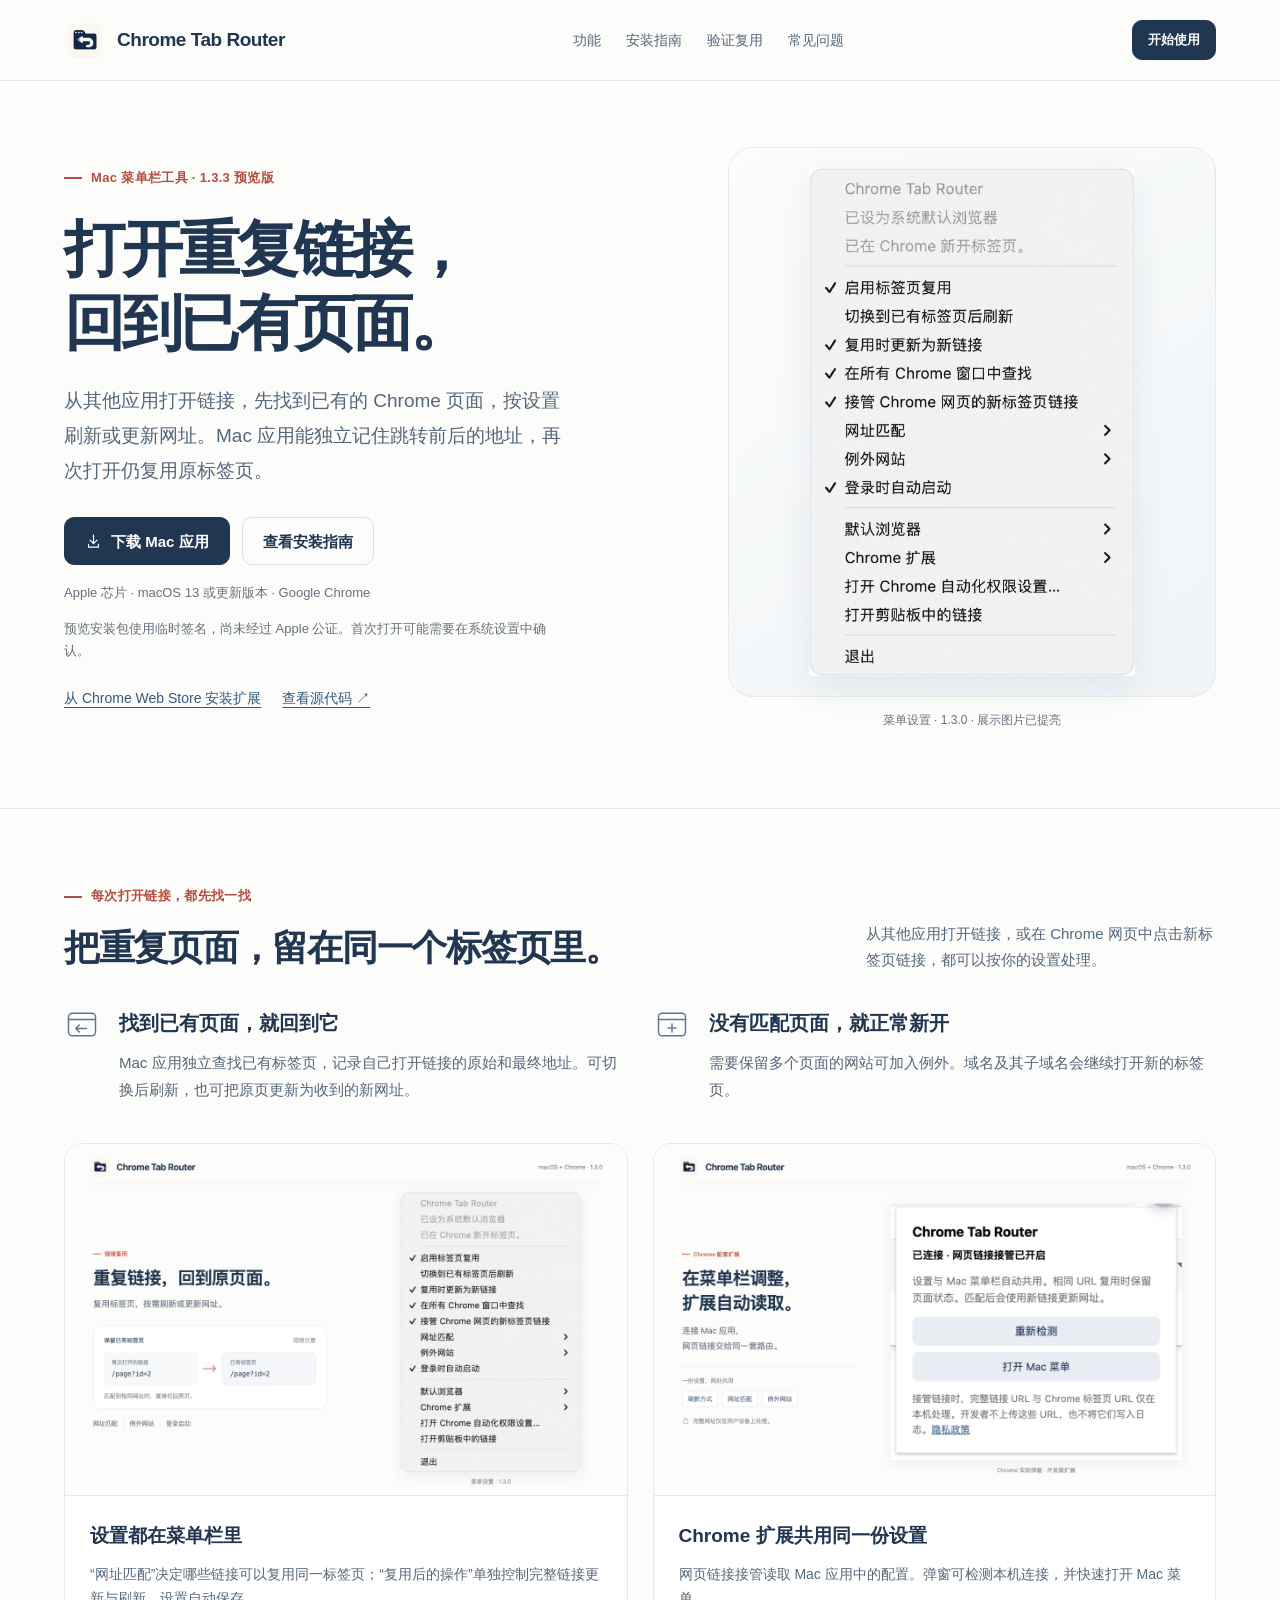
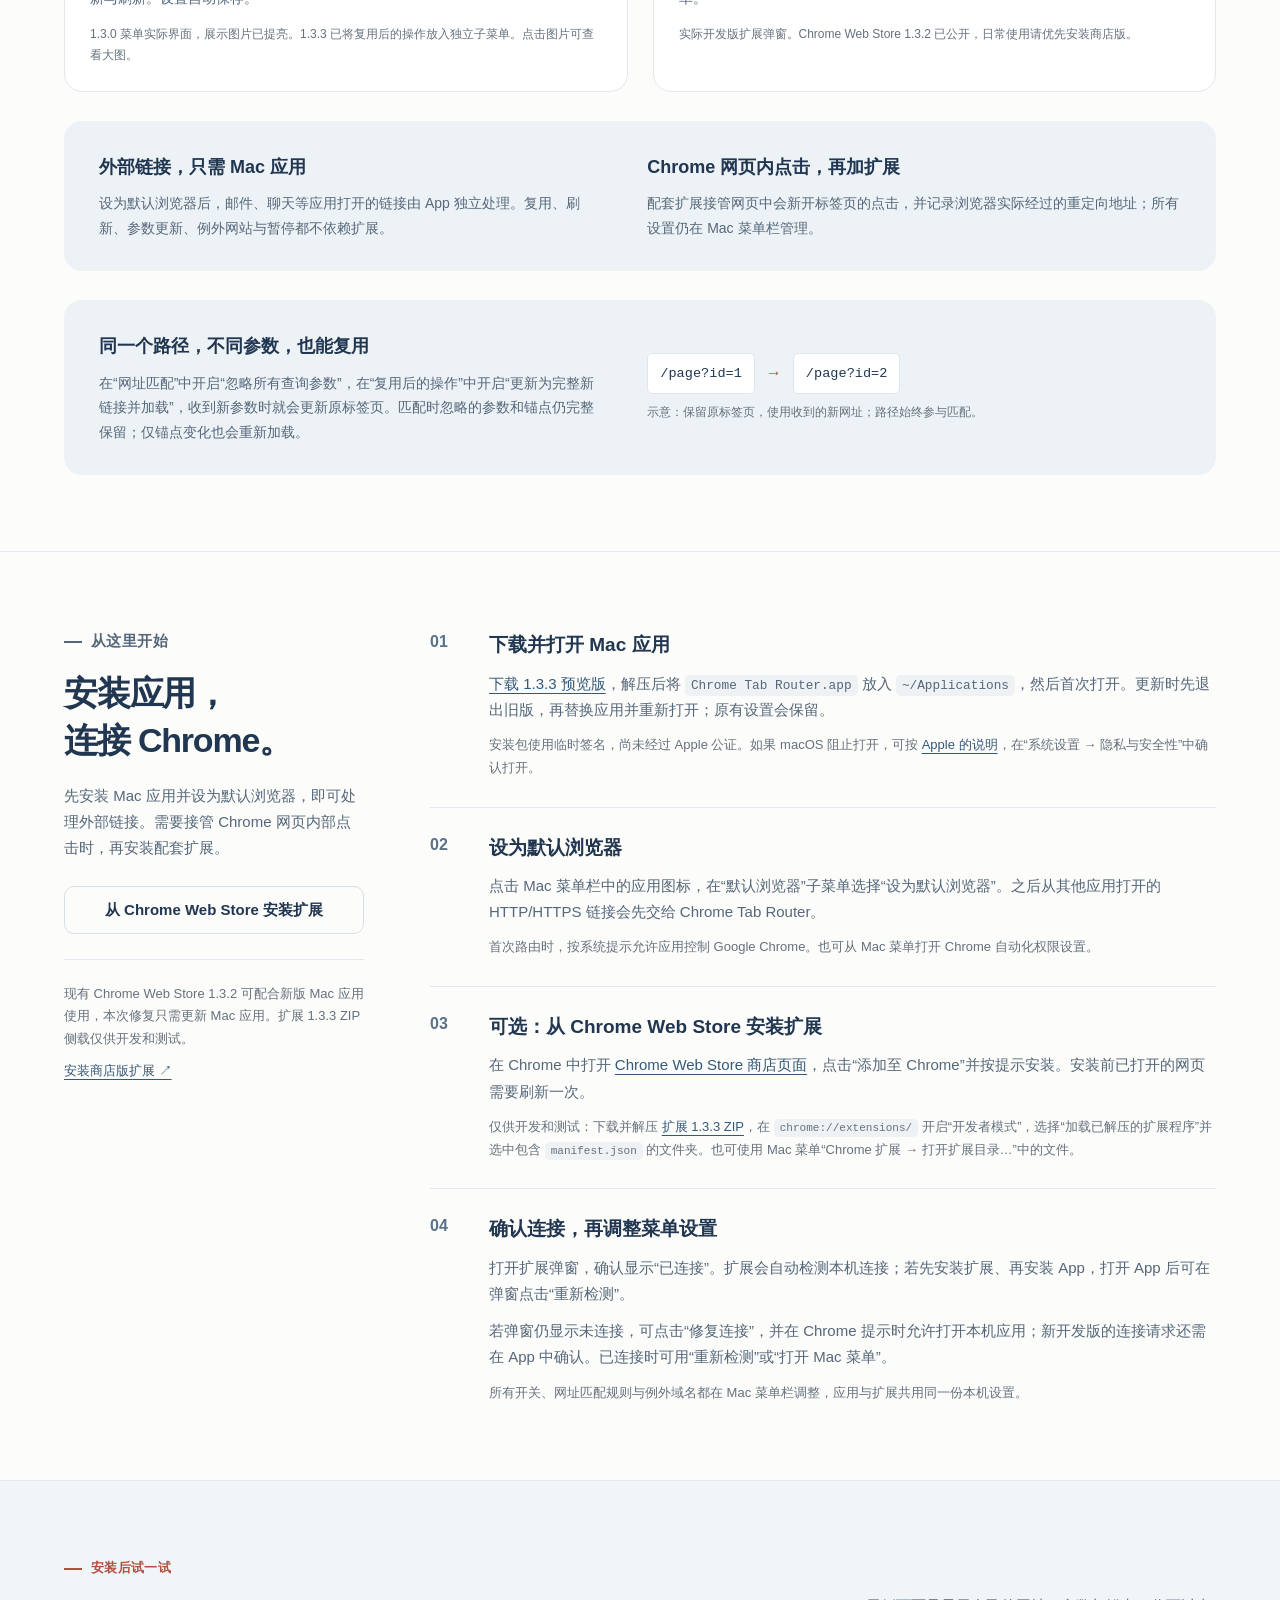
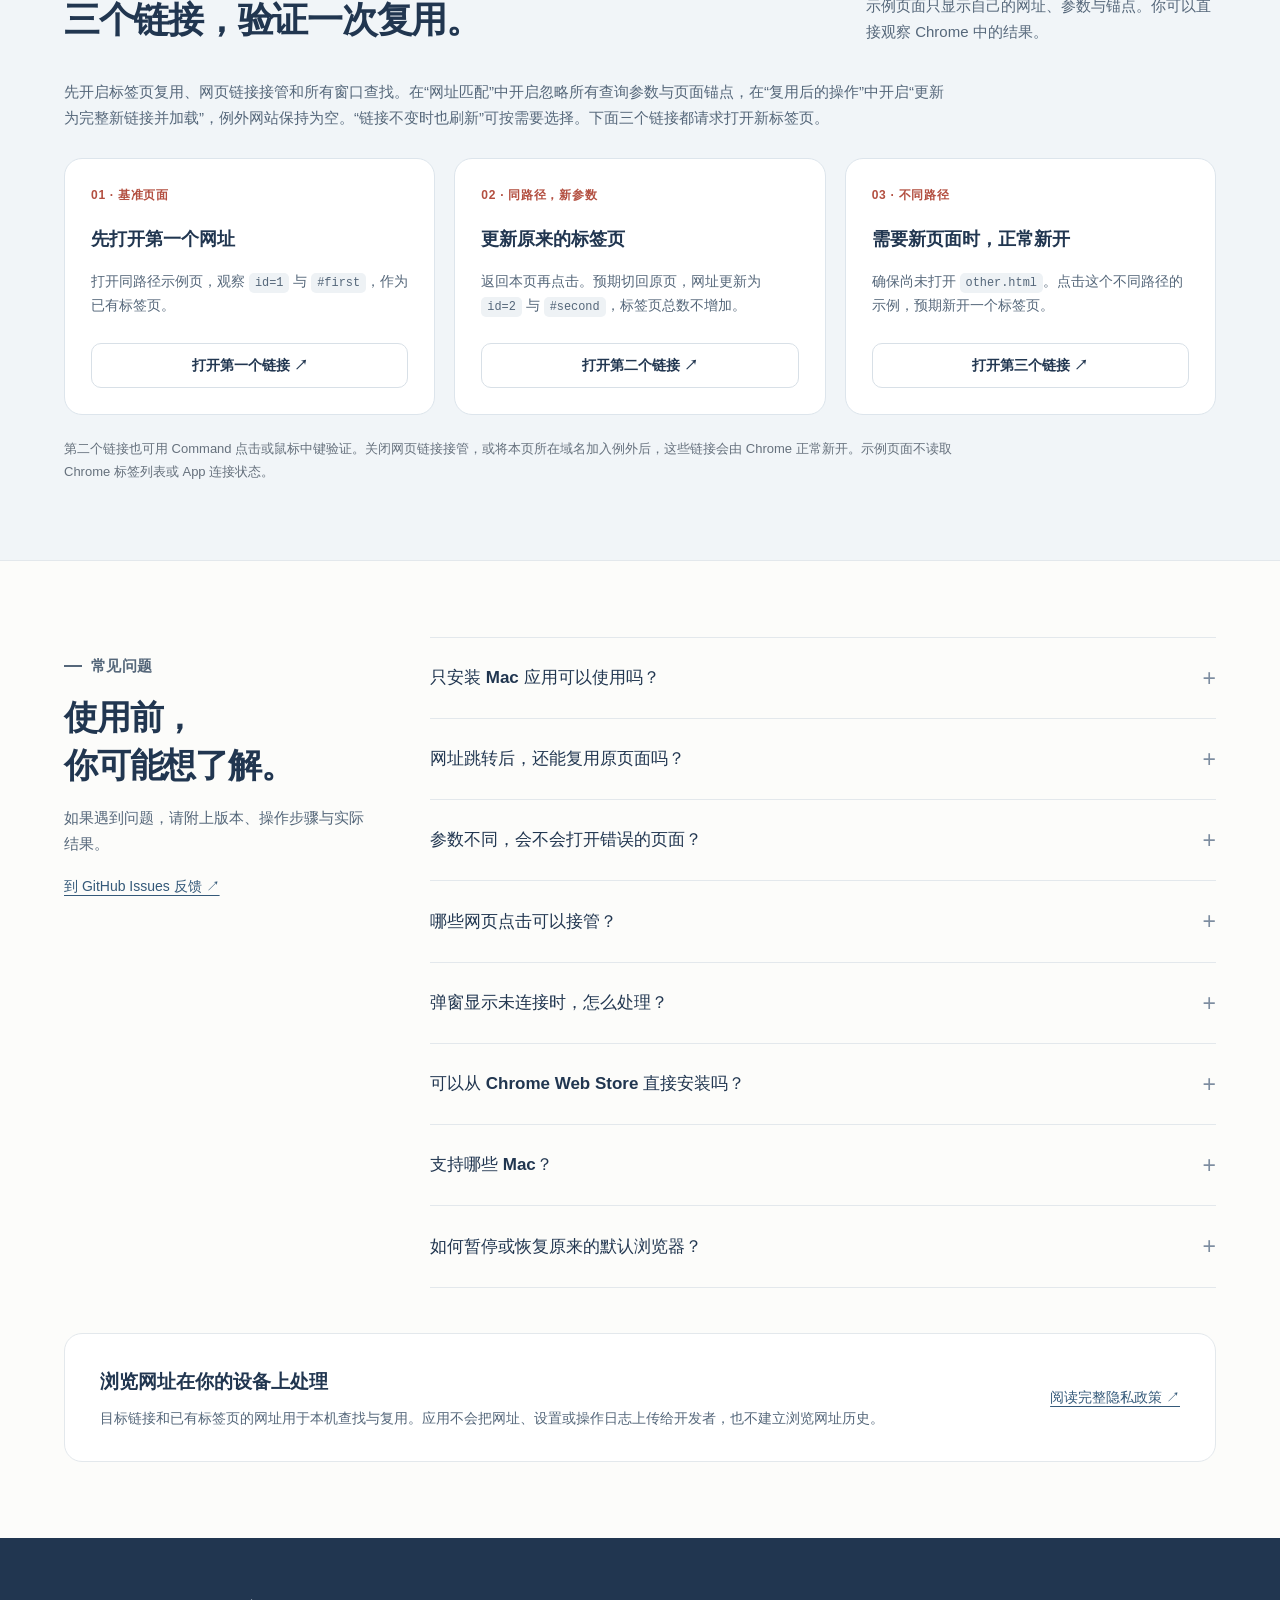
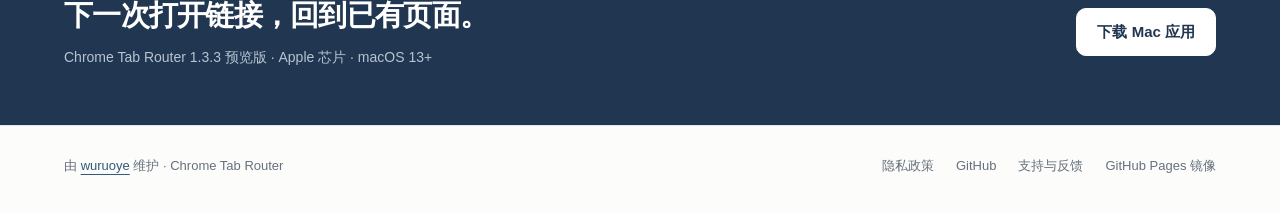
<file: docs/index.html>
<!doctype html>
<html lang="zh-CN">
<head>
  <meta charset="utf-8">
  <meta name="viewport" content="width=device-width, initial-scale=1">
  <meta name="description" content="Chrome Tab Router 是一款 Mac 菜单栏工具。打开重复链接时，回到已有的 Chrome 标签页，按设置刷新或更新网址；没有匹配时再新开。">
  <meta name="theme-color" content="#213650">
  <meta property="og:type" content="website">
  <meta property="og:title" content="Chrome Tab Router · 打开链接，回到已有页面">
  <meta property="og:description" content="打开重复链接时，回到已有的 Chrome 标签页。Mac 菜单栏设置，Chrome 扩展共用配置，浏览网址在本机处理。">
  <meta property="og:url" content="https://ruoye.site/chrome-tab-router/">
  <meta property="og:image" content="https://ruoye.site/chrome-tab-router/assets/menu-showcase.jpg">
  <title>Chrome Tab Router · 打开链接，回到已有页面</title>
  <link rel="canonical" href="https://ruoye.site/chrome-tab-router/">
  <link rel="icon" type="image/png" href="assets/app-icon.png">
  <link rel="stylesheet" href="assets/site.css">
</head>
<body>
  <a class="skip-link" href="#main">跳到主要内容</a>
  <header class="site-header">
    <div class="container header-inner">
      <a class="brand" href="./" aria-label="Chrome Tab Router 首页">
        <img src="assets/app-icon.png" alt="" width="128" height="128">
        <span>Chrome Tab Router</span>
      </a>
      <nav class="main-nav" aria-label="主要导航">
        <a href="#features">功能</a>
        <a href="#install">安装指南</a>
        <a href="#verify">验证复用</a>
        <a href="#faq">常见问题</a>
      </nav>
      <a class="button small" href="#install">开始使用</a>
    </div>
  </header>

  <main id="main">
    <section class="container hero" aria-labelledby="hero-title">
      <div class="hero-copy">
        <p class="eyebrow">Mac 菜单栏工具 · 1.3.3 预览版</p>
        <h1 id="hero-title">打开重复链接，<br>回到已有页面。</h1>
        <p class="hero-description">从其他应用打开链接，先找到已有的 Chrome 页面，按设置刷新或更新网址。Mac 应用能独立记住跳转前后的地址，再次打开仍复用原标签页。</p>
        <div class="hero-actions">
          <a class="button" href="https://github.com/wuruoye/chrome-tab-router/releases/download/v1.3.3/chrome-tab-router-mac-1.3.3-arm64.zip">
            <svg viewBox="0 0 24 24" fill="none" stroke="currentColor" stroke-width="1.7" aria-hidden="true"><path d="M12 3v12m-5-5 5 5 5-5M5 16v4h14v-4" stroke-linecap="round" stroke-linejoin="round"/></svg>
            下载 Mac 应用
          </a>
          <a class="button secondary" href="#install">查看安装指南</a>
        </div>
        <p class="compatibility">Apple 芯片 · macOS 13 或更新版本 · Google Chrome</p>
        <p class="preview-note">预览安装包使用临时签名，尚未经过 Apple 公证。首次打开可能需要在系统设置中确认。</p>
        <div class="hero-links">
          <a href="https://chromewebstore.google.com/detail/chrome-tab-router/iineonbhdnmadlkkmdcofakekmjpnkmn">从 Chrome Web Store 安装扩展</a>
          <a href="https://github.com/wuruoye/chrome-tab-router">查看源代码 ↗</a>
        </div>
      </div>
      <figure class="hero-visual">
        <div class="menu-stage">
          <img src="assets/menu-light.png" alt="Chrome Tab Router 菜单栏设置，包含复用、刷新、网址匹配、例外网站与扩展连接入口。" width="1005" height="1566" fetchpriority="high">
        </div>
        <figcaption>菜单设置 · 1.3.0 · 展示图片已提亮</figcaption>
      </figure>
    </section>

    <section class="section" id="features" aria-labelledby="features-title">
      <div class="container">
        <div class="section-heading">
          <div>
            <p class="eyebrow">每次打开链接，都先找一找</p>
            <h2 id="features-title">把重复页面，留在同一个标签页里。</h2>
          </div>
          <p>从其他应用打开链接，或在 Chrome 网页中点击新标签页链接，都可以按你的设置处理。</p>
        </div>
        <div class="behavior-row">
          <article class="behavior">
            <svg viewBox="0 0 40 40" fill="none" stroke="currentColor" stroke-width="1.6" aria-hidden="true"><rect x="5" y="8" width="30" height="25" rx="4"/><path d="M5 15h30m-18 6-4 4 4 4m-3-4h11" stroke-linecap="round" stroke-linejoin="round"/></svg>
            <div>
              <h3>找到已有页面，就回到它</h3>
              <p>Mac 应用独立查找已有标签页，记录自己打开链接的原始和最终地址。可切换后刷新，也可把原页更新为收到的新网址。</p>
            </div>
          </article>
          <article class="behavior">
            <svg viewBox="0 0 40 40" fill="none" stroke="currentColor" stroke-width="1.6" aria-hidden="true"><rect x="5" y="8" width="30" height="25" rx="4"/><path d="M5 15h30m-15 5v9m-4.5-4.5h9" stroke-linecap="round"/></svg>
            <div>
              <h3>没有匹配页面，就正常新开</h3>
              <p>需要保留多个页面的网站可加入例外。域名及其子域名会继续打开新的标签页。</p>
            </div>
          </article>
        </div>

        <div class="feature-gallery" id="settings">
          <article class="feature-panel">
            <a class="feature-image" href="assets/menu-showcase.jpg" aria-label="查看完整菜单设置展示图">
              <img src="assets/menu-showcase.jpg" alt="Chrome Tab Router 菜单设置展示图。" width="1280" height="800" loading="lazy">
            </a>
            <div class="feature-copy">
              <h3>设置都在菜单栏里</h3>
              <p>“网址匹配”决定哪些链接可以复用同一标签页；“复用后的操作”单独控制完整链接更新与刷新。设置自动保存。</p>
              <p class="caption-note">1.3.0 菜单实际界面，展示图片已提亮。1.3.3 已将复用后的操作放入独立子菜单。点击图片可查看大图。</p>
            </div>
          </article>
          <article class="feature-panel">
            <a class="feature-image" href="assets/extension-showcase.jpg" aria-label="查看完整 Chrome 扩展展示图">
              <img src="assets/extension-showcase.jpg" alt="Chrome 扩展开发版弹窗，显示本机连接与共享设置。" width="1280" height="800" loading="lazy">
            </a>
            <div class="feature-copy">
              <h3>Chrome 扩展共用同一份设置</h3>
              <p>网页链接接管读取 Mac 应用中的配置。弹窗可检测本机连接，并快速打开 Mac 菜单。</p>
              <p class="caption-note">实际开发版扩展弹窗。Chrome Web Store 1.3.2 已公开，日常使用请优先安装商店版。</p>
            </div>
          </article>
        </div>

        <div class="parameter-example">
          <div>
            <h3>外部链接，只需 Mac 应用</h3>
            <p>设为默认浏览器后，邮件、聊天等应用打开的链接由 App 独立处理。复用、刷新、参数更新、例外网站与暂停都不依赖扩展。</p>
          </div>
          <div>
            <h3>Chrome 网页内点击，再加扩展</h3>
            <p>配套扩展接管网页中会新开标签页的点击，并记录浏览器实际经过的重定向地址；所有设置仍在 Mac 菜单栏管理。</p>
          </div>
        </div>

        <div class="parameter-example">
          <div>
            <h3>同一个路径，不同参数，也能复用</h3>
            <p>在“网址匹配”中开启“忽略所有查询参数”，在“复用后的操作”中开启“更新为完整新链接并加载”，收到新参数时就会更新原标签页。匹配时忽略的参数和锚点仍完整保留；仅锚点变化也会重新加载。</p>
          </div>
          <div>
            <div class="example-code" aria-label="同路径网址更新示意">
              <code>/page?id=1</code>
              <span aria-hidden="true">→</span>
              <code>/page?id=2</code>
            </div>
            <small class="example-label">示意：保留原标签页，使用收到的新网址；路径始终参与匹配。</small>
          </div>
        </div>
      </div>
    </section>

    <section class="section" id="install" aria-labelledby="install-title">
      <div class="container install-layout">
        <div class="install-summary">
          <p class="eyebrow">从这里开始</p>
          <h2 id="install-title">安装应用，<br>连接 Chrome。</h2>
          <p>先安装 Mac 应用并设为默认浏览器，即可处理外部链接。需要接管 Chrome 网页内部点击时，再安装配套扩展。</p>
          <a class="button secondary" href="https://chromewebstore.google.com/detail/chrome-tab-router/iineonbhdnmadlkkmdcofakekmjpnkmn">从 Chrome Web Store 安装扩展</a>
          <div class="store-note">
            <p>现有 Chrome Web Store 1.3.2 可配合新版 Mac 应用使用，本次修复只需更新 Mac 应用。扩展 1.3.3 ZIP 侧载仅供开发和测试。</p>
            <a href="https://chromewebstore.google.com/detail/chrome-tab-router/iineonbhdnmadlkkmdcofakekmjpnkmn">安装商店版扩展 ↗</a>
          </div>
        </div>
        <ol class="steps">
          <li>
            <h3>下载并打开 Mac 应用</h3>
            <p><a href="https://github.com/wuruoye/chrome-tab-router/releases/download/v1.3.3/chrome-tab-router-mac-1.3.3-arm64.zip">下载 1.3.3 预览版</a>，解压后将 <code>Chrome Tab Router.app</code> 放入 <code>~/Applications</code>，然后首次打开。更新时先退出旧版，再替换应用并重新打开；原有设置会保留。</p>
            <p class="fine">安装包使用临时签名，尚未经过 Apple 公证。如果 macOS 阻止打开，可按 <a href="https://support.apple.com/guide/mac-help/open-a-mac-app-from-an-unknown-developer-mh40616/mac">Apple 的说明</a>，在“系统设置 → 隐私与安全性”中确认打开。</p>
          </li>
          <li>
            <h3>设为默认浏览器</h3>
            <p>点击 Mac 菜单栏中的应用图标，在“默认浏览器”子菜单选择“设为默认浏览器”。之后从其他应用打开的 HTTP/HTTPS 链接会先交给 Chrome Tab Router。</p>
            <p class="fine">首次路由时，按系统提示允许应用控制 Google Chrome。也可从 Mac 菜单打开 Chrome 自动化权限设置。</p>
          </li>
          <li>
            <h3>可选：从 Chrome Web Store 安装扩展</h3>
            <p>在 Chrome 中打开 <a href="https://chromewebstore.google.com/detail/chrome-tab-router/iineonbhdnmadlkkmdcofakekmjpnkmn">Chrome Web Store 商店页面</a>，点击“添加至 Chrome”并按提示安装。安装前已打开的网页需要刷新一次。</p>
            <p class="fine">仅供开发和测试：下载并解压 <a href="https://github.com/wuruoye/chrome-tab-router/releases/download/v1.3.3/chrome-tab-router-extension-1.3.3.zip">扩展 1.3.3 ZIP</a>，在 <code>chrome://extensions/</code> 开启“开发者模式”，选择“加载已解压的扩展程序”并选中包含 <code>manifest.json</code> 的文件夹。也可使用 Mac 菜单“Chrome 扩展 → 打开扩展目录…”中的文件。</p>
          </li>
          <li>
            <h3>确认连接，再调整菜单设置</h3>
            <p>打开扩展弹窗，确认显示“已连接”。扩展会自动检测本机连接；若先安装扩展、再安装 App，打开 App 后可在弹窗点击“重新检测”。</p>
            <p>若弹窗仍显示未连接，可点击“修复连接”，并在 Chrome 提示时允许打开本机应用；新开发版的连接请求还需在 App 中确认。已连接时可用“重新检测”或“打开 Mac 菜单”。</p>
            <p class="fine">所有开关、网址匹配规则与例外域名都在 Mac 菜单栏调整，应用与扩展共用同一份本机设置。</p>
          </li>
        </ol>
      </div>
    </section>

    <section class="section verify-section" id="verify" aria-labelledby="verify-title">
      <div class="container">
        <div class="section-heading">
          <div>
            <p class="eyebrow">安装后试一试</p>
            <h2 id="verify-title">三个链接，验证一次复用。</h2>
          </div>
          <p>示例页面只显示自己的网址、参数与锚点。你可以直接观察 Chrome 中的结果。</p>
        </div>
        <p class="verify-setup">先开启标签页复用、网页链接接管和所有窗口查找。在“网址匹配”中开启忽略所有查询参数与页面锚点，在“复用后的操作”中开启“更新为完整新链接并加载”，例外网站保持为空。“链接不变时也刷新”可按需要选择。下面三个链接都请求打开新标签页。</p>
        <div class="verify-grid">
          <article class="verify-card">
            <p class="step-number">01 · 基准页面</p>
            <h3>先打开第一个网址</h3>
            <p>打开同路径示例页，观察 <code>id=1</code> 与 <code>#first</code>，作为已有标签页。</p>
            <a class="button secondary" href="demo/reuse.html?id=1#first" target="_blank" rel="noopener">打开第一个链接 ↗</a>
          </article>
          <article class="verify-card">
            <p class="step-number">02 · 同路径，新参数</p>
            <h3>更新原来的标签页</h3>
            <p>返回本页再点击。预期切回原页，网址更新为 <code>id=2</code> 与 <code>#second</code>，标签页总数不增加。</p>
            <a class="button secondary" href="demo/reuse.html?id=2#second" target="_blank" rel="noopener">打开第二个链接 ↗</a>
          </article>
          <article class="verify-card">
            <p class="step-number">03 · 不同路径</p>
            <h3>需要新页面时，正常新开</h3>
            <p>确保尚未打开 <code>other.html</code>。点击这个不同路径的示例，预期新开一个标签页。</p>
            <a class="button secondary" href="demo/other.html?id=3" target="_blank" rel="noopener">打开第三个链接 ↗</a>
          </article>
        </div>
        <p class="verify-note">第二个链接也可用 Command 点击或鼠标中键验证。关闭网页链接接管，或将本页所在域名加入例外后，这些链接会由 Chrome 正常新开。示例页面不读取 Chrome 标签列表或 App 连接状态。</p>
      </div>
    </section>

    <section class="section" id="faq" aria-labelledby="faq-title">
      <div class="container">
        <div class="faq-layout">
          <div class="faq-title">
            <p class="eyebrow">常见问题</p>
            <h2 id="faq-title">使用前，<br>你可能想了解。</h2>
            <p>如果遇到问题，请附上版本、操作步骤与实际结果。</p>
            <a href="https://github.com/wuruoye/chrome-tab-router/issues">到 GitHub Issues 反馈 ↗</a>
          </div>
          <div class="faq-list">
            <details>
              <summary>只安装 Mac 应用可以使用吗？</summary>
              <p>可以。设为默认浏览器后，Mac 应用独立接收外部链接、查找与复用标签页，并记录自己打开链接的原始和最终地址。Chrome 网页里的新标签页点击需要扩展接管；扩展还补充完整的重定向记录，两者共用 Mac 菜单栏设置。</p>
            </details>
            <details>
              <summary>网址跳转后，还能复用原页面吗？</summary>
              <p>可以。App 记录自己打开链接的原始和最终网址，扩展记录当前页面实际经过的跳转地址。再次打开已记录的地址，会按设置复用同一个标签页。普通页面跳转和关闭标签页会清理旧记录；启用记录前已打开的页面需要重新经过一次跳转才能学习。App 独立运行时不保证捕获快速经过的所有中间地址。</p>
            </details>
            <details>
              <summary>参数不同，会不会打开错误的页面？</summary>
              <p>默认按完整网址匹配。只有你开启相应选项后，才会忽略锚点、常见跟踪参数或全部查询参数；域名和路径仍参与比较。对参数决定内容、需要同时保留多个页面的网站，可以保留完整匹配或加入例外。“复用后的操作”独立控制后续行为：开启完整新链接更新时，参数和锚点仍会完整载入；链接不变时是否刷新由另一个开关决定。</p>
            </details>
            <details>
              <summary>哪些网页点击可以接管？</summary>
              <p>支持 HTTP/HTTPS 网页中指向新标签页的链接、Command 点击与鼠标中键点击。普通的当前页面导航、地址栏、书签、右键菜单、表单和脚本调用 <code>window.open()</code> 不在接管范围内。Chrome 内部页面与 Chrome Web Store 等受保护页面也不支持。</p>
            </details>
            <details>
              <summary>弹窗显示未连接时，怎么处理？</summary>
              <p>先确认 Mac 应用已经打开，在扩展弹窗重新检测。仍未连接时，点击“修复连接”，允许打开本机应用，并在 App 中确认新的开发版连接请求。之后重新检测；已连接时，弹窗会提供“重新检测”和“打开 Mac 菜单”。菜单中的最近连接记录仅表示上一次本机通信时间。</p>
            </details>
            <details>
              <summary>可以从 Chrome Web Store 直接安装吗？</summary>
              <p>可以，Chrome Web Store 1.3.2 已公开，可从<a href="https://chromewebstore.google.com/detail/chrome-tab-router/iineonbhdnmadlkkmdcofakekmjpnkmn">商店页面</a>直接安装。请先安装并打开 Mac 应用，应用会自动配置正式扩展 ID 的本机连接。扩展 ZIP 侧载仅供开发和测试。</p>
            </details>
            <details>
              <summary>支持哪些 Mac？</summary>
              <p>当前提供 Apple 芯片 Mac 的安装包，需要 macOS 13 或更新版本和 Google Chrome。1.3.3 为预览版，使用临时签名，尚未经过 Apple 公证。Intel Mac、Windows 与其他浏览器暂无发布安装包。</p>
            </details>
            <details>
              <summary>如何暂停或恢复原来的默认浏览器？</summary>
              <p>在 Mac 菜单中关闭标签页复用或网页链接接管即可暂停对应功能。“默认浏览器”子菜单可恢复原来的默认浏览器；“例外网站”可让指定域名及其子域名每次新开。卸载前可关闭登录启动、恢复默认浏览器，然后退出并删除应用和扩展。</p>
            </details>
          </div>
        </div>
        <div class="privacy-strip">
          <div>
            <h3>浏览网址在你的设备上处理</h3>
            <p>目标链接和已有标签页的网址用于本机查找与复用。应用不会把网址、设置或操作日志上传给开发者，也不建立浏览网址历史。</p>
          </div>
          <a href="privacy.html">阅读完整隐私政策 ↗</a>
        </div>
      </div>
    </section>

    <section class="download-band" aria-labelledby="download-title">
      <div class="container download-inner">
        <div>
          <h2 id="download-title">下一次打开链接，回到已有页面。</h2>
          <p>Chrome Tab Router 1.3.3 预览版 · Apple 芯片 · macOS 13+</p>
        </div>
        <a class="button" href="https://github.com/wuruoye/chrome-tab-router/releases/download/v1.3.3/chrome-tab-router-mac-1.3.3-arm64.zip">下载 Mac 应用</a>
      </div>
    </section>
  </main>

  <footer class="site-footer">
    <div class="container footer-inner">
      <p>由 <a href="https://github.com/wuruoye">wuruoye</a> 维护 · Chrome Tab Router</p>
      <nav class="footer-links" aria-label="更多信息">
        <a href="privacy.html">隐私政策</a>
        <a href="https://github.com/wuruoye/chrome-tab-router">GitHub</a>
        <a href="https://github.com/wuruoye/chrome-tab-router/issues">支持与反馈</a>
        <a href="https://wuruoye.github.io/chrome-tab-router/">GitHub Pages 镜像</a>
      </nav>
    </div>
  </footer>
</body>
</html>
</file>
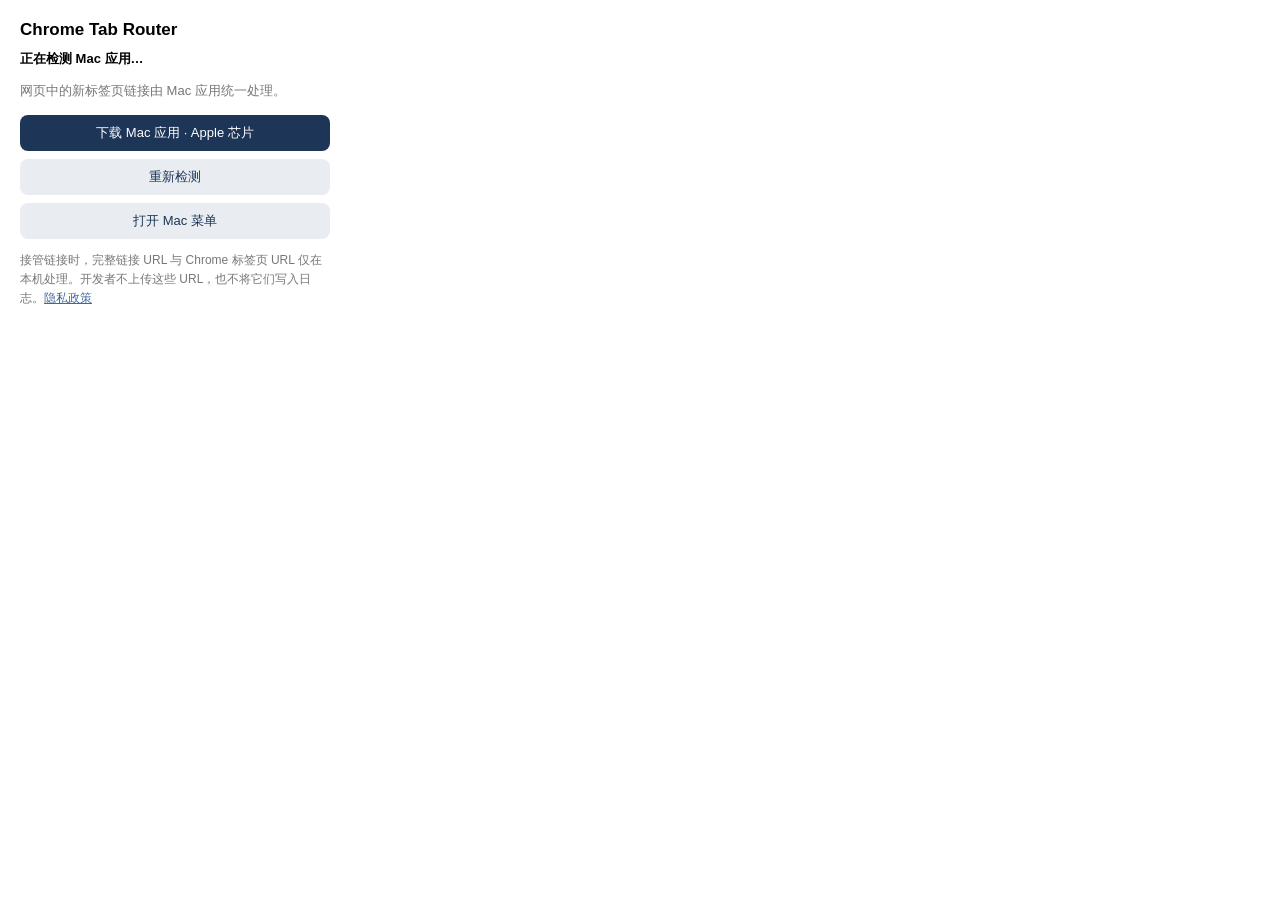
<file: ChromeExtension/popup.html>
<!doctype html>
<html lang="zh-CN">
<head>
  <meta charset="utf-8">
  <title>Chrome Tab Router</title>
  <style>
    :root { color-scheme: light dark; }
    body { width: 310px; margin: 0; padding: 20px; font: 13px -apple-system, BlinkMacSystemFont, sans-serif; }
    h1 { margin: 0 0 10px; font-size: 17px; }
    p { color: #777; line-height: 1.6; }
    .button { display: block; box-sizing: border-box; width: 100%; padding: 9px; border: 0; border-radius: 8px; background: #1d3557; color: white; text-align: center; text-decoration: none; cursor: pointer; }
    .actions { display: grid; gap: 8px; }
    .button.secondary { background: #e9edf2; color: #1d3557; }
    .button:disabled { opacity: .5; cursor: wait; }
    .privacy { margin-bottom: 0; font-size: 12px; }
    a { color: #42699a; }
    [hidden] { display: none !important; }
    #state { font-weight: 600; }
  </style>
</head>
<body>
  <h1>Chrome Tab Router</h1>
  <div id="state" role="status" aria-live="polite">正在检测 Mac 应用…</div>
  <p id="details">网页中的新标签页链接由 Mac 应用统一处理。</p>
  <div class="actions">
    <a class="button" id="install-steps" href="https://github.com/wuruoye/chrome-tab-router/releases/download/v1.3.0/chrome-tab-router-mac-1.3.0-arm64.zip" target="_blank" rel="noopener">下载 Mac 应用 · Apple 芯片</a>
    <button class="button secondary" id="retry" type="button">重新检测</button>
    <a class="button secondary" id="settings" href="chrometabrouter://settings">打开 Mac 菜单</a>
    <a class="button secondary" id="connect" hidden>修复连接</a>
  </div>
  <p class="privacy">接管链接时，完整链接 URL 与 Chrome 标签页 URL 仅在本机处理。开发者不上传这些 URL，也不将它们写入日志。<a href="https://wuruoye.github.io/chrome-tab-router/privacy.html" target="_blank" rel="noopener">隐私政策</a></p>
  <script src="popup.js"></script>
</body>
</html>
</file>
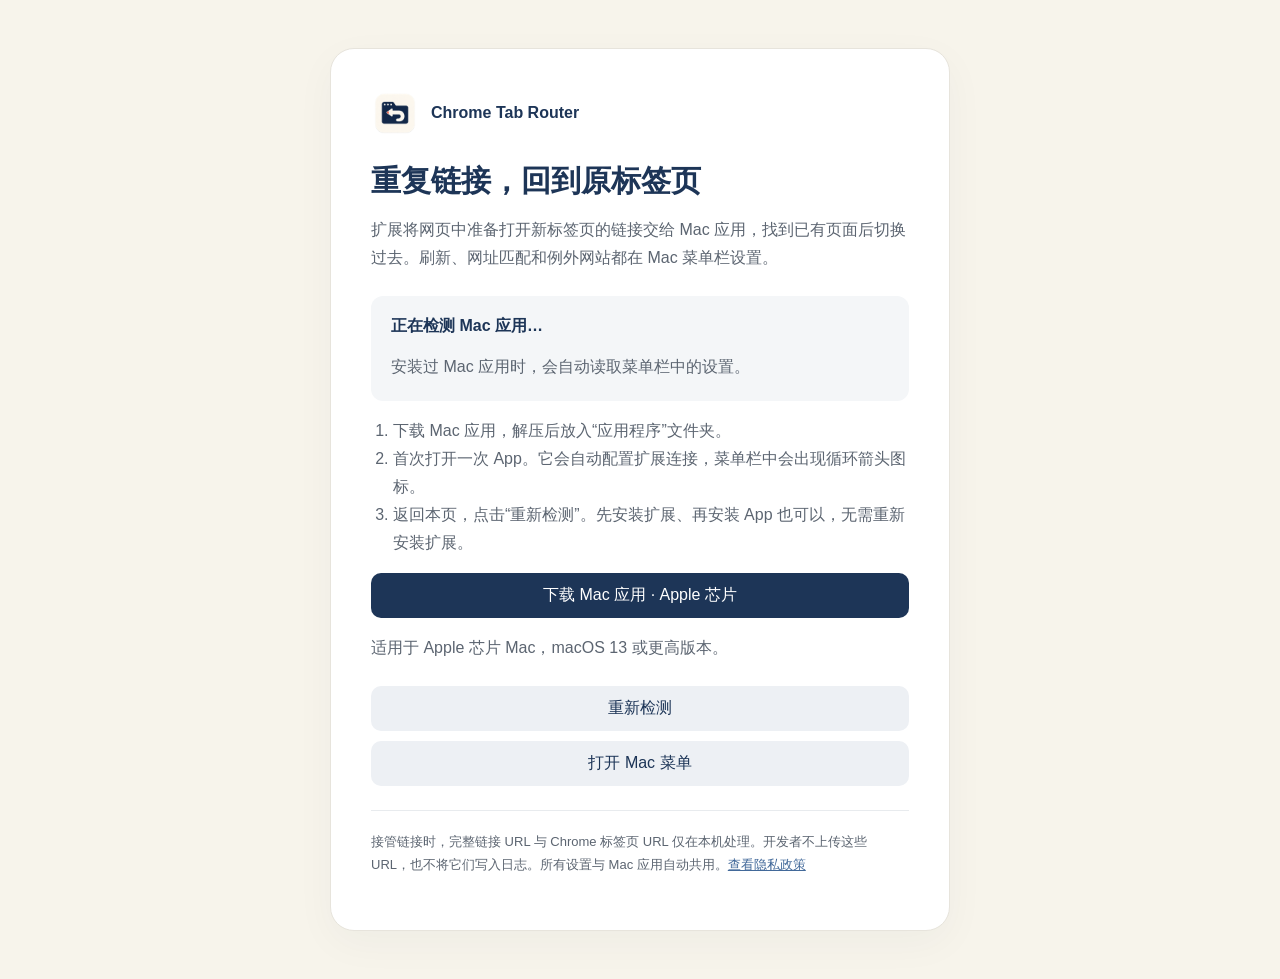
<file: ChromeExtension/welcome.html>
<!doctype html>
<html lang="zh-CN">
<head>
  <meta charset="utf-8">
  <meta name="viewport" content="width=device-width, initial-scale=1">
  <title>欢迎使用 Chrome Tab Router</title>
  <style>
    :root { color-scheme: light; font-family: -apple-system, BlinkMacSystemFont, "Segoe UI", sans-serif; color: #1d3557; background: #f7f4eb; }
    * { box-sizing: border-box; }
    body { margin: 0; padding: 48px 24px; }
    main { max-width: 620px; margin: 0 auto; background: #fff; border: 1px solid #e7e4dc; border-radius: 24px; padding: 40px; box-shadow: 0 12px 40px #1d35570a; }
    .brand { display: flex; align-items: center; gap: 12px; font-weight: 600; font-size: 16px; }
    .brand img { width: 48px; height: 48px; }
    h1 { font-size: 30px; line-height: 1.3; margin: 24px 0 12px; }
    p, li { line-height: 1.75; color: #5c6571; }
    .connection { margin-top: 24px; padding: 20px; background: #f4f6f8; border-radius: 12px; }
    #state { font-weight: 600; }
    #details { margin-bottom: 0; }
    ol { padding-left: 22px; }
    .actions { display: grid; gap: 10px; margin-top: 24px; }
    .button { display: block; padding: 12px 16px; border: 0; border-radius: 10px; background: #1d3557; color: #fff; font: inherit; text-align: center; text-decoration: none; cursor: pointer; }
    .button.secondary { background: #edf0f4; color: #1d3557; }
    .button:disabled { opacity: .5; cursor: wait; }
    .privacy { margin-top: 24px; padding-top: 20px; border-top: 1px solid #e8ebee; font-size: 13px; }
    a { color: #42699a; }
    [hidden] { display: none !important; }
    @media (max-width: 480px) { body { padding: 20px 12px; } main { padding: 24px; } h1 { font-size: 26px; } }
  </style>
</head>
<body>
  <main>
    <div class="brand"><img src="icons/icon128.png" alt="">Chrome Tab Router</div>
    <h1>重复链接，回到原标签页</h1>
    <p>扩展将网页中准备打开新标签页的链接交给 Mac 应用，找到已有页面后切换过去。刷新、网址匹配和例外网站都在 Mac 菜单栏设置。</p>
    <div class="connection">
      <div id="state" role="status" aria-live="polite">正在检测 Mac 应用…</div>
      <p id="details">安装过 Mac 应用时，会自动读取菜单栏中的设置。</p>
    </div>
    <div id="install-steps">
      <ol>
        <li>下载 Mac 应用，解压后放入“应用程序”文件夹。</li>
        <li>首次打开一次 App。它会自动配置扩展连接，菜单栏中会出现循环箭头图标。</li>
        <li>返回本页，点击“重新检测”。先安装扩展、再安装 App 也可以，无需重新安装扩展。</li>
      </ol>
      <a class="button" href="https://github.com/wuruoye/chrome-tab-router/releases/download/v1.3.0/chrome-tab-router-mac-1.3.0-arm64.zip" target="_blank" rel="noopener">下载 Mac 应用 · Apple 芯片</a>
      <p>适用于 Apple 芯片 Mac，macOS 13 或更高版本。</p>
    </div>
    <div class="actions">
      <button class="button secondary" id="retry" type="button">重新检测</button>
      <a class="button secondary" id="settings" href="chrometabrouter://settings">打开 Mac 菜单</a>
      <a class="button secondary" id="connect" hidden>修复连接</a>
    </div>
    <p class="privacy">接管链接时，完整链接 URL 与 Chrome 标签页 URL 仅在本机处理。开发者不上传这些 URL，也不将它们写入日志。所有设置与 Mac 应用自动共用。<a href="https://wuruoye.github.io/chrome-tab-router/privacy.html" target="_blank" rel="noopener">查看隐私政策</a></p>
  </main>
  <script src="popup.js"></script>
</body>
</html>
</file>
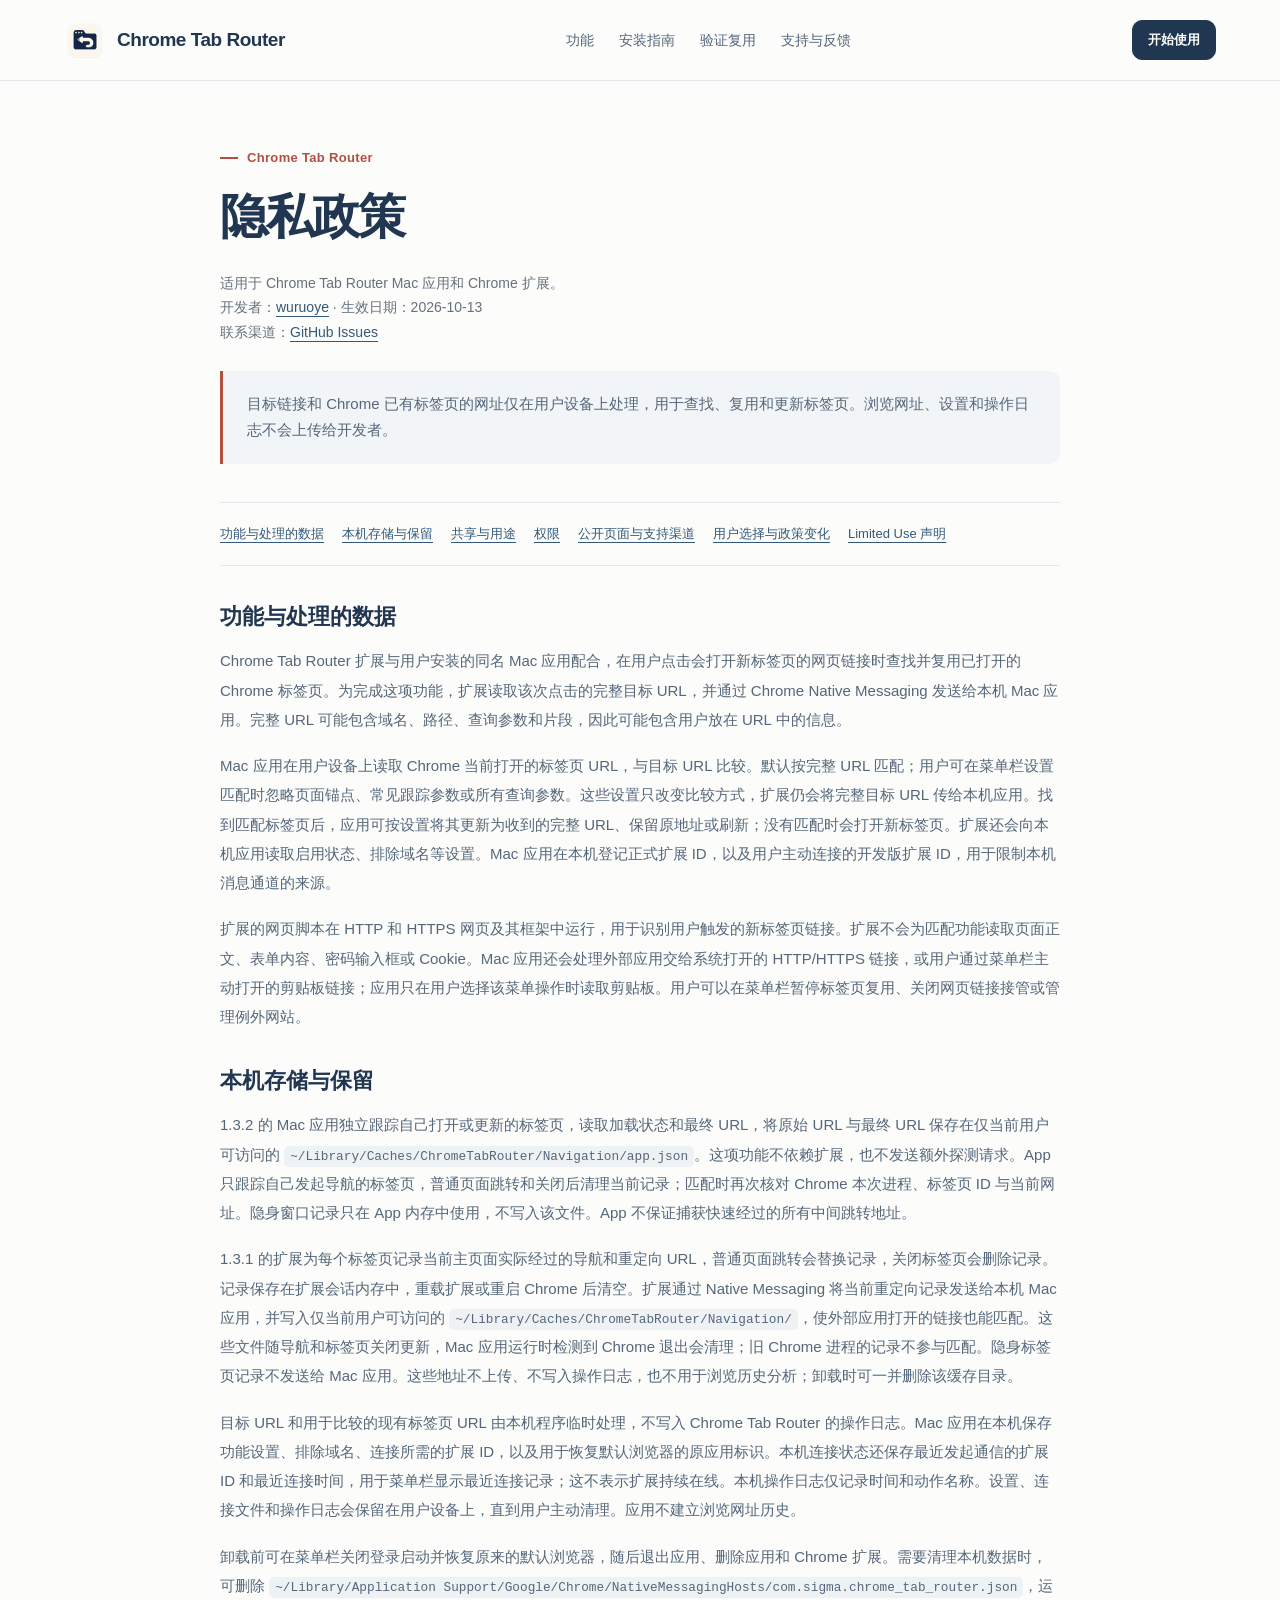
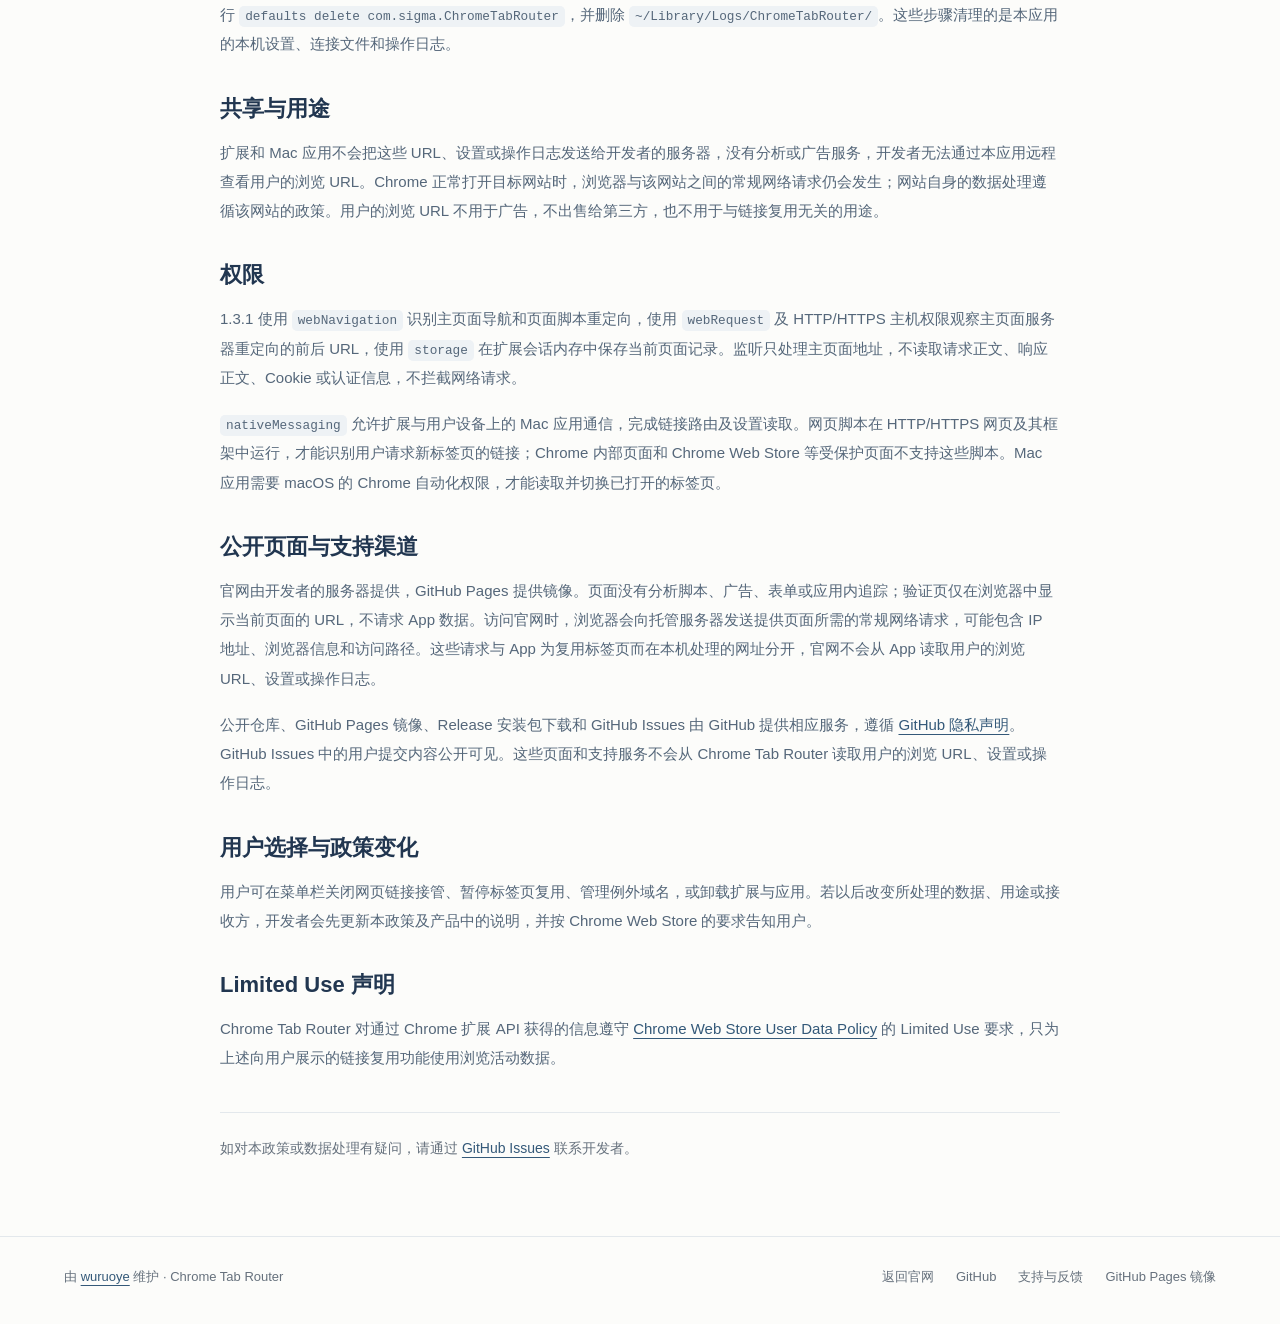
<file: docs/privacy.html>
<!doctype html>
<html lang="zh-CN">
<head>
  <meta charset="utf-8">
  <meta name="viewport" content="width=device-width, initial-scale=1">
  <meta name="description" content="Chrome Tab Router 隐私政策：浏览网址仅在用户设备上处理，用于查找并复用 Chrome 标签页。">
  <meta name="theme-color" content="#213650">
  <title>隐私政策 · Chrome Tab Router</title>
  <link rel="canonical" href="https://ruoye.site/chrome-tab-router/privacy.html">
  <link rel="icon" type="image/png" href="assets/app-icon.png">
  <link rel="stylesheet" href="assets/site.css">
</head>
<body>
  <a class="skip-link" href="#main">跳到主要内容</a>
  <header class="site-header">
    <div class="container header-inner">
      <a class="brand" href="./" aria-label="Chrome Tab Router 首页">
        <img src="assets/app-icon.png" alt="" width="128" height="128">
        <span>Chrome Tab Router</span>
      </a>
      <nav class="main-nav" aria-label="主要导航">
        <a href="index.html#features">功能</a>
        <a href="index.html#install">安装指南</a>
        <a href="index.html#verify">验证复用</a>
        <a href="https://github.com/wuruoye/chrome-tab-router/issues">支持与反馈</a>
      </nav>
      <a class="button small" href="index.html#install">开始使用</a>
    </div>
  </header>

  <main class="policy-main" id="main">
    <p class="eyebrow">Chrome Tab Router</p>
    <h1>隐私政策</h1>
    <p class="policy-meta">适用于 Chrome Tab Router Mac 应用和 Chrome 扩展。<br>开发者：<a href="https://github.com/wuruoye">wuruoye</a> · 生效日期：2026-10-13<br>联系渠道：<a href="https://github.com/wuruoye/chrome-tab-router/issues">GitHub Issues</a></p>
    <p class="policy-note">目标链接和 Chrome 已有标签页的网址仅在用户设备上处理，用于查找、复用和更新标签页。浏览网址、设置和操作日志不会上传给开发者。</p>
    <nav class="policy-toc" aria-label="隐私政策目录">
      <a href="#processing">功能与处理的数据</a>
      <a href="#storage">本机存储与保留</a>
      <a href="#sharing">共享与用途</a>
      <a href="#permissions">权限</a>
      <a href="#website">公开页面与支持渠道</a>
      <a href="#choices">用户选择与政策变化</a>
      <a href="#limited-use">Limited Use 声明</a>
    </nav>

    <section id="processing" aria-labelledby="processing-title">
      <h2 id="processing-title">功能与处理的数据</h2>
      <p>Chrome Tab Router 扩展与用户安装的同名 Mac 应用配合，在用户点击会打开新标签页的网页链接时查找并复用已打开的 Chrome 标签页。为完成这项功能，扩展读取该次点击的完整目标 URL，并通过 Chrome Native Messaging 发送给本机 Mac 应用。完整 URL 可能包含域名、路径、查询参数和片段，因此可能包含用户放在 URL 中的信息。</p>
      <p>Mac 应用在用户设备上读取 Chrome 当前打开的标签页 URL，与目标 URL 比较。默认按完整 URL 匹配；用户可在菜单栏设置匹配时忽略页面锚点、常见跟踪参数或所有查询参数。这些设置只改变比较方式，扩展仍会将完整目标 URL 传给本机应用。找到匹配标签页后，应用可按设置将其更新为收到的完整 URL、保留原地址或刷新；没有匹配时会打开新标签页。扩展还会向本机应用读取启用状态、排除域名等设置。Mac 应用在本机登记正式扩展 ID，以及用户主动连接的开发版扩展 ID，用于限制本机消息通道的来源。</p>
      <p>扩展的网页脚本在 HTTP 和 HTTPS 网页及其框架中运行，用于识别用户触发的新标签页链接。扩展不会为匹配功能读取页面正文、表单内容、密码输入框或 Cookie。Mac 应用还会处理外部应用交给系统打开的 HTTP/HTTPS 链接，或用户通过菜单栏主动打开的剪贴板链接；应用只在用户选择该菜单操作时读取剪贴板。用户可以在菜单栏暂停标签页复用、关闭网页链接接管或管理例外网站。</p>
    </section>

    <section id="storage" aria-labelledby="storage-title">
      <h2 id="storage-title">本机存储与保留</h2>
      <p>1.3.2 的 Mac 应用独立跟踪自己打开或更新的标签页，读取加载状态和最终 URL，将原始 URL 与最终 URL 保存在仅当前用户可访问的 <code>~/Library/Caches/ChromeTabRouter/Navigation/app.json</code>。这项功能不依赖扩展，也不发送额外探测请求。App 只跟踪自己发起导航的标签页，普通页面跳转和关闭后清理当前记录；匹配时再次核对 Chrome 本次进程、标签页 ID 与当前网址。隐身窗口记录只在 App 内存中使用，不写入该文件。App 不保证捕获快速经过的所有中间跳转地址。</p>
      <p>1.3.1 的扩展为每个标签页记录当前主页面实际经过的导航和重定向 URL，普通页面跳转会替换记录，关闭标签页会删除记录。记录保存在扩展会话内存中，重载扩展或重启 Chrome 后清空。扩展通过 Native Messaging 将当前重定向记录发送给本机 Mac 应用，并写入仅当前用户可访问的 <code>~/Library/Caches/ChromeTabRouter/Navigation/</code>，使外部应用打开的链接也能匹配。这些文件随导航和标签页关闭更新，Mac 应用运行时检测到 Chrome 退出会清理；旧 Chrome 进程的记录不参与匹配。隐身标签页记录不发送给 Mac 应用。这些地址不上传、不写入操作日志，也不用于浏览历史分析；卸载时可一并删除该缓存目录。</p>
      <p>目标 URL 和用于比较的现有标签页 URL 由本机程序临时处理，不写入 Chrome Tab Router 的操作日志。Mac 应用在本机保存功能设置、排除域名、连接所需的扩展 ID，以及用于恢复默认浏览器的原应用标识。本机连接状态还保存最近发起通信的扩展 ID 和最近连接时间，用于菜单栏显示最近连接记录；这不表示扩展持续在线。本机操作日志仅记录时间和动作名称。设置、连接文件和操作日志会保留在用户设备上，直到用户主动清理。应用不建立浏览网址历史。</p>
      <p>卸载前可在菜单栏关闭登录启动并恢复原来的默认浏览器，随后退出应用、删除应用和 Chrome 扩展。需要清理本机数据时，可删除 <code>~/Library/Application Support/Google/Chrome/NativeMessagingHosts/com.sigma.chrome_tab_router.json</code>，运行 <code>defaults delete com.sigma.ChromeTabRouter</code>，并删除 <code>~/Library/Logs/ChromeTabRouter/</code>。这些步骤清理的是本应用的本机设置、连接文件和操作日志。</p>
    </section>

    <section id="sharing" aria-labelledby="sharing-title">
      <h2 id="sharing-title">共享与用途</h2>
      <p>扩展和 Mac 应用不会把这些 URL、设置或操作日志发送给开发者的服务器，没有分析或广告服务，开发者无法通过本应用远程查看用户的浏览 URL。Chrome 正常打开目标网站时，浏览器与该网站之间的常规网络请求仍会发生；网站自身的数据处理遵循该网站的政策。用户的浏览 URL 不用于广告，不出售给第三方，也不用于与链接复用无关的用途。</p>
    </section>

    <section id="permissions" aria-labelledby="permissions-title">
      <h2 id="permissions-title">权限</h2>
      <p>1.3.1 使用 <code>webNavigation</code> 识别主页面导航和页面脚本重定向，使用 <code>webRequest</code> 及 HTTP/HTTPS 主机权限观察主页面服务器重定向的前后 URL，使用 <code>storage</code> 在扩展会话内存中保存当前页面记录。监听只处理主页面地址，不读取请求正文、响应正文、Cookie 或认证信息，不拦截网络请求。</p>
      <p><code>nativeMessaging</code> 允许扩展与用户设备上的 Mac 应用通信，完成链接路由及设置读取。网页脚本在 HTTP/HTTPS 网页及其框架中运行，才能识别用户请求新标签页的链接；Chrome 内部页面和 Chrome Web Store 等受保护页面不支持这些脚本。Mac 应用需要 macOS 的 Chrome 自动化权限，才能读取并切换已打开的标签页。</p>
    </section>

    <section id="website" aria-labelledby="website-title">
      <h2 id="website-title">公开页面与支持渠道</h2>
      <p>官网由开发者的服务器提供，GitHub Pages 提供镜像。页面没有分析脚本、广告、表单或应用内追踪；验证页仅在浏览器中显示当前页面的 URL，不请求 App 数据。访问官网时，浏览器会向托管服务器发送提供页面所需的常规网络请求，可能包含 IP 地址、浏览器信息和访问路径。这些请求与 App 为复用标签页而在本机处理的网址分开，官网不会从 App 读取用户的浏览 URL、设置或操作日志。</p>
      <p>公开仓库、GitHub Pages 镜像、Release 安装包下载和 GitHub Issues 由 GitHub 提供相应服务，遵循 <a href="https://docs.github.com/en/site-policy/privacy-policies/github-general-privacy-statement">GitHub 隐私声明</a>。GitHub Issues 中的用户提交内容公开可见。这些页面和支持服务不会从 Chrome Tab Router 读取用户的浏览 URL、设置或操作日志。</p>
    </section>

    <section id="choices" aria-labelledby="choices-title">
      <h2 id="choices-title">用户选择与政策变化</h2>
      <p>用户可在菜单栏关闭网页链接接管、暂停标签页复用、管理例外域名，或卸载扩展与应用。若以后改变所处理的数据、用途或接收方，开发者会先更新本政策及产品中的说明，并按 Chrome Web Store 的要求告知用户。</p>
    </section>

    <section id="limited-use" aria-labelledby="limited-use-title">
      <h2 id="limited-use-title">Limited Use 声明</h2>
      <p>Chrome Tab Router 对通过 Chrome 扩展 API 获得的信息遵守 <a href="https://developer.chrome.com/docs/webstore/program-policies/policies">Chrome Web Store User Data Policy</a> 的 Limited Use 要求，只为上述向用户展示的链接复用功能使用浏览活动数据。</p>
    </section>

    <p class="policy-contact">如对本政策或数据处理有疑问，请通过 <a href="https://github.com/wuruoye/chrome-tab-router/issues">GitHub Issues</a> 联系开发者。</p>
  </main>

  <footer class="site-footer">
    <div class="container footer-inner">
      <p>由 <a href="https://github.com/wuruoye">wuruoye</a> 维护 · Chrome Tab Router</p>
      <nav class="footer-links" aria-label="更多信息">
        <a href="./">返回官网</a>
        <a href="https://github.com/wuruoye/chrome-tab-router">GitHub</a>
        <a href="https://github.com/wuruoye/chrome-tab-router/issues">支持与反馈</a>
        <a href="https://wuruoye.github.io/chrome-tab-router/privacy.html">GitHub Pages 镜像</a>
      </nav>
    </div>
  </footer>
</body>
</html>
</file>
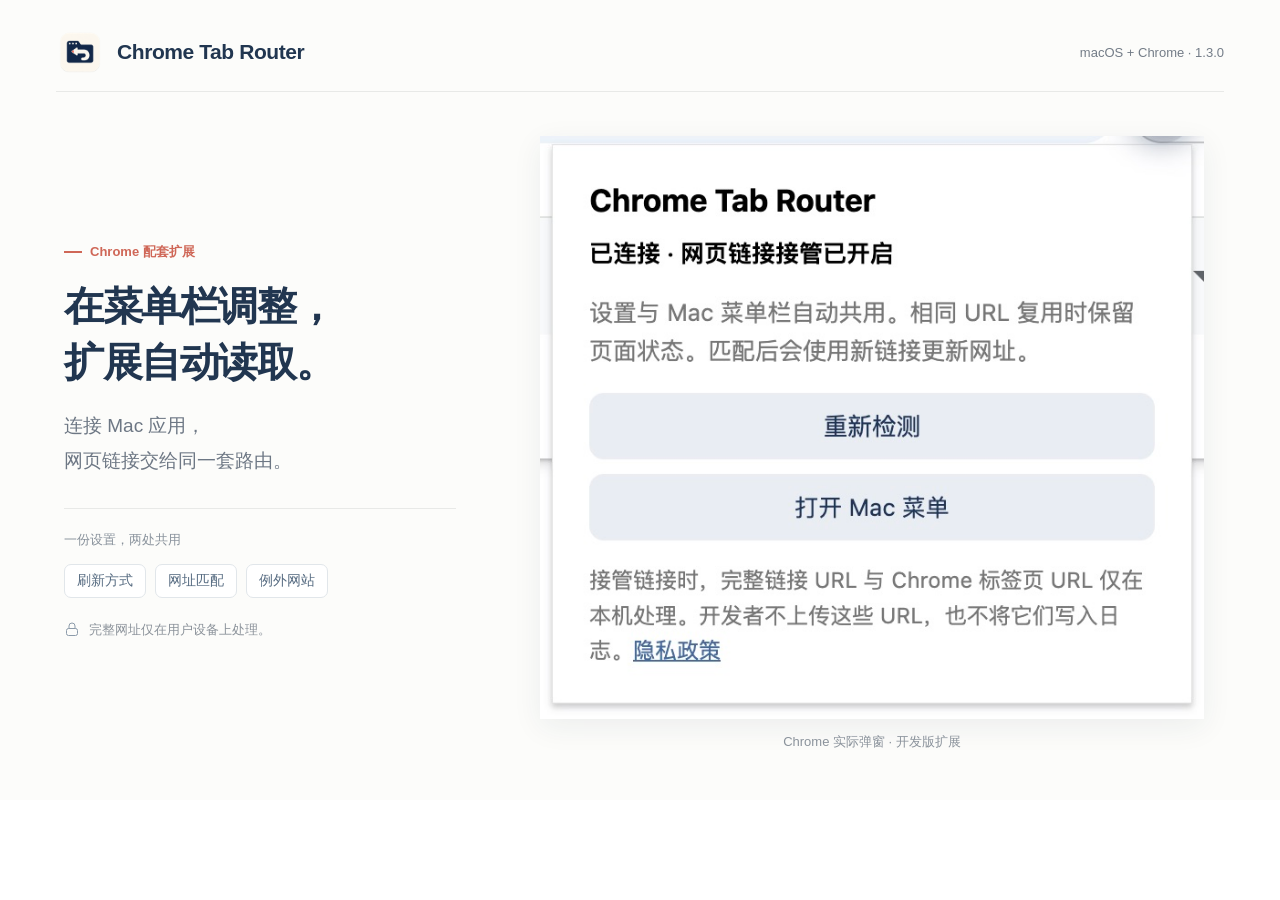
<file: distribution/screenshots/extension-popup.html>
<!doctype html>
<html lang="zh-CN">
<head>
  <meta charset="utf-8">
  <meta name="viewport" content="width=1280, initial-scale=1">
  <title>Chrome 开发版扩展实际弹窗 · Chrome Tab Router</title>
  <style>
    :root { color-scheme: light; --ink: #213650; --muted: #737c87; --line: #e8e9e7; --accent: #cf6757; }
    * { box-sizing: border-box; }
    html, body { width: 1280px; height: 800px; margin: 0; overflow: hidden; }
    body { font-family: -apple-system, BlinkMacSystemFont, "Segoe UI", sans-serif; color: var(--ink); }
    .canvas { width: 1280px; height: 800px; padding: 28px 56px 20px; display: grid; grid-template-rows: 64px 1fr; gap: 16px; background: #fcfcfa; }
    .brand-header { display: flex; align-items: center; justify-content: space-between; padding-bottom: 15px; border-bottom: 1px solid var(--line); }
    .brand { display: flex; align-items: center; gap: 13px; }
    .brand img { width: 48px; height: 48px; display: block; }
    .brand-name { margin: 0; font-size: 21px; font-weight: 650; letter-spacing: -.02em; }
    .brand-note { margin: 0; font-size: 13px; color: var(--muted); }
    .content { display: grid; grid-template-columns: 420px 1fr; gap: 44px; min-height: 0; }
    .story { align-self: center; max-width: 400px; padding-left: 8px; padding-bottom: 6px; }
    .eyebrow { display: flex; align-items: center; gap: 8px; margin: 0 0 17px; font-size: 13px; font-weight: 600; color: var(--accent); }
    .eyebrow::before { content: ""; width: 18px; height: 2px; background: var(--accent); }
    h1 { margin: 0 0 19px; font-size: 40px; line-height: 1.4; font-weight: 650; letter-spacing: -.035em; }
    .summary { margin: 0; font-size: 19px; line-height: 1.8; color: #6d7784; }
    .shared { margin: 30px 0 0; padding: 22px 0 0; border-top: 1px solid var(--line); }
    .shared-label { margin: 0 0 15px; font-size: 13px; color: #89929c; }
    .chips { display: flex; flex-wrap: wrap; gap: 9px; }
    .chips span { padding: 7px 12px; border: 1px solid #e1e6ea; border-radius: 7px; font-size: 14px; color: #566b81; background: #fff; }
    .local { display: flex; align-items: center; gap: 9px; margin: 23px 0 0; color: #8b929a; font-size: 13px; }
    .local svg { width: 16px; height: 16px; color: #8c9baa; }
    .interface { margin: 0; display: flex; flex-direction: column; justify-content: center; align-items: center; gap: 13px; min-height: 0; }
    .interface img { display: block; width: 664px; height: auto; max-width: 100%; object-fit: contain; box-shadow: 0 8px 28px rgb(35 51 74 / 7%); }
    figcaption { margin: 0; font-size: 13px; line-height: 20px; color: #8a929b; }
  </style>
</head>
<body>
  <main class="canvas" aria-label="1280×800 商店截图排版">
    <header class="brand-header">
      <div class="brand">
        <img src="../../ChromeExtension/icons/icon128.png" width="128" height="128" alt="">
        <p class="brand-name">Chrome Tab Router</p>
      </div>
      <p class="brand-note">macOS + Chrome · 1.3.0</p>
    </header>
    <div class="content">
      <section class="story">
        <p class="eyebrow">Chrome 配套扩展</p>
        <h1>在菜单栏调整，<br>扩展自动读取。</h1>
        <p class="summary">连接 Mac 应用，<br>网页链接交给同一套路由。</p>
        <div class="shared">
          <p class="shared-label">一份设置，两处共用</p>
          <div class="chips"><span>刷新方式</span><span>网址匹配</span><span>例外网站</span></div>
        </div>
        <p class="local"><svg viewBox="0 0 16 16" fill="none" aria-hidden="true"><rect x="2.5" y="6.5" width="11" height="7" rx="2" stroke="currentColor"/><path d="M5 6.5V4a3 3 0 0 1 6 0v2.5" stroke="currentColor" stroke-linecap="round"/></svg>完整网址仅在用户设备上处理。</p>
      </section>
      <figure class="interface">
        <img src="../assets/extension-popup-1.3.0.jpg" width="728" height="640" alt="Chrome Tab Router 1.3.0 开发版扩展的真实弹窗，显示已连接、网页链接接管已开启及与 Mac 共用的设置。">
        <figcaption>Chrome 实际弹窗 · 开发版扩展</figcaption>
      </figure>
    </div>
  </main>
</body>
</html>
</file>
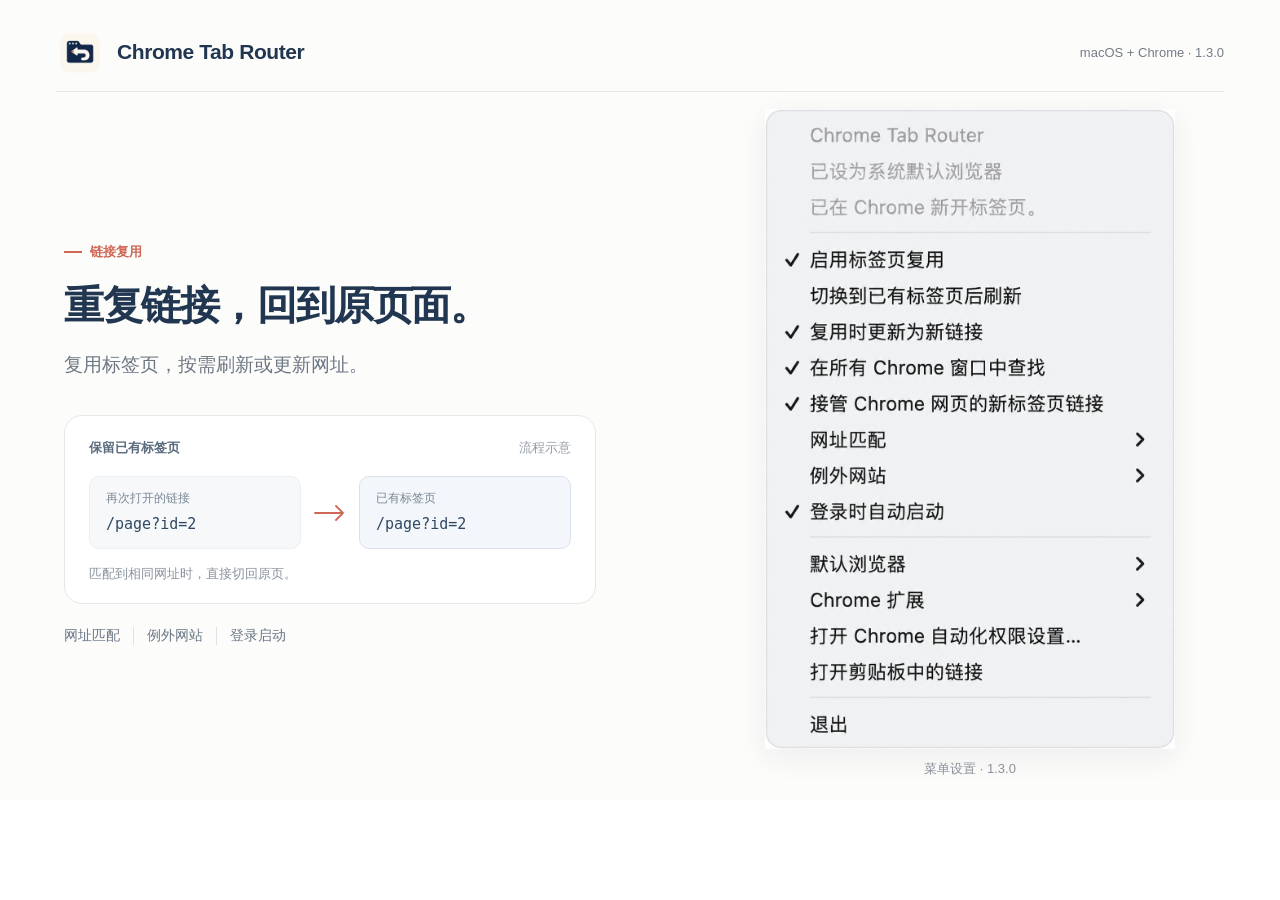
<file: distribution/screenshots/mac-menu.html>
<!doctype html>
<html lang="zh-CN">
<head>
  <meta charset="utf-8">
  <meta name="viewport" content="width=1280, initial-scale=1">
  <title>菜单设置 · Chrome Tab Router</title>
  <style>
    :root { color-scheme: light; --ink: #213650; --muted: #737c87; --line: #e8e9e7; --accent: #cf6757; }
    * { box-sizing: border-box; }
    html, body { width: 1280px; height: 800px; margin: 0; overflow: hidden; }
    body { font-family: -apple-system, BlinkMacSystemFont, "Segoe UI", sans-serif; color: var(--ink); }
    .canvas { width: 1280px; height: 800px; padding: 28px 56px 20px; display: grid; grid-template-rows: 64px 1fr; gap: 16px; background: #fcfcfa; }
    .brand-header { display: flex; align-items: center; justify-content: space-between; padding-bottom: 15px; border-bottom: 1px solid var(--line); }
    .brand { display: flex; align-items: center; gap: 13px; }
    .brand img { width: 48px; height: 48px; display: block; }
    .brand-name { margin: 0; font-size: 21px; font-weight: 650; letter-spacing: -.02em; }
    .brand-note { margin: 0; font-size: 13px; color: var(--muted); }
    .content { display: grid; grid-template-columns: 1fr 508px; gap: 52px; min-height: 0; }
    .story { align-self: center; max-width: 540px; padding-left: 8px; }
    .eyebrow { display: flex; align-items: center; gap: 8px; margin: 0 0 17px; font-size: 13px; font-weight: 600; color: var(--accent); }
    .eyebrow::before { content: ""; width: 18px; height: 2px; background: var(--accent); }
    h1 { margin: 0 0 17px; font-size: 40px; line-height: 1.35; font-weight: 650; letter-spacing: -.035em; }
    .summary { margin: 0; font-size: 19px; line-height: 1.7; color: #6d7784; }
    .diagram { margin: 34px 0 0; padding: 23px 24px 20px; border: 1px solid #e6e8e7; border-radius: 18px; background: #fff; }
    .diagram-title { display: flex; justify-content: space-between; align-items: center; margin: 0 0 19px; font-size: 13px; font-weight: 600; color: #5a6b7e; }
    .diagram-title span { font-weight: 400; color: #949ba3; }
    .flow { display: grid; grid-template-columns: 1fr 38px 1fr; gap: 10px; align-items: center; }
    .link { padding: 13px 16px; background: #f6f8fa; border: 1px solid #edf0f2; border-radius: 10px; }
    .link-label { display: block; margin-bottom: 6px; font-size: 12px; color: #7b8794; }
    .link code { font: 15px/1.5 ui-monospace, SFMono-Regular, Menlo, monospace; color: #304863; white-space: nowrap; }
    .link.existing { border-color: #d9e2eb; background: #f3f6fa; }
    .arrow { display: block; width: 38px; height: 28px; color: var(--accent); }
    .diagram-caption { margin: 16px 0 0; font-size: 13px; color: #89929c; }
    .settings { display: flex; align-items: center; gap: 13px; margin-top: 23px; font-size: 14px; color: #6a7785; }
    .settings span + span { border-left: 1px solid #dde2e6; padding-left: 13px; }
    .interface { margin: 0; display: flex; flex-direction: column; justify-content: center; align-items: center; gap: 10px; min-height: 0; }
    .interface img { display: block; height: 640px; width: auto; max-width: 508px; object-fit: contain; box-shadow: 0 8px 28px rgb(35 51 74 / 7%); }
    figcaption { margin: 0; font-size: 13px; line-height: 20px; color: #8a929b; }
  </style>
</head>
<body>
  <main class="canvas" aria-label="1280×800 商店截图排版">
    <header class="brand-header">
      <div class="brand">
        <img src="../../ChromeExtension/icons/icon128.png" width="128" height="128" alt="">
        <p class="brand-name">Chrome Tab Router</p>
      </div>
      <p class="brand-note">macOS + Chrome · 1.3.0</p>
    </header>
    <div class="content">
      <section class="story">
        <p class="eyebrow">链接复用</p>
        <h1>重复链接，回到原页面。</h1>
        <p class="summary">复用标签页，按需刷新或更新网址。</p>
        <div class="diagram" aria-label="链接复用流程示意">
          <p class="diagram-title">保留已有标签页<span>流程示意</span></p>
          <div class="flow">
            <div class="link">
              <span class="link-label">再次打开的链接</span>
              <code>/page?id=2</code>
            </div>
            <svg class="arrow" viewBox="0 0 38 28" aria-hidden="true"><path d="M4 14h28m-7-7 7 7-7 7" fill="none" stroke="currentColor" stroke-width="1.8" stroke-linecap="round" stroke-linejoin="round"/></svg>
            <div class="link existing">
              <span class="link-label">已有标签页</span>
              <code>/page?id=2</code>
            </div>
          </div>
          <p class="diagram-caption">匹配到相同网址时，直接切回原页。</p>
        </div>
        <div class="settings" aria-label="菜单栏设置">
          <span>网址匹配</span><span>例外网站</span><span>登录启动</span>
        </div>
      </section>
      <figure class="interface">
        <img src="../assets/mac-menu-light.png" width="1005" height="1566" alt="Chrome Tab Router 1.3.0 菜单设置的提亮展示图，完整保留标签页复用、网址匹配、例外网站和扩展管理等设置。">
        <figcaption>菜单设置 · 1.3.0</figcaption>
      </figure>
    </div>
  </main>
</body>
</html>
</file>
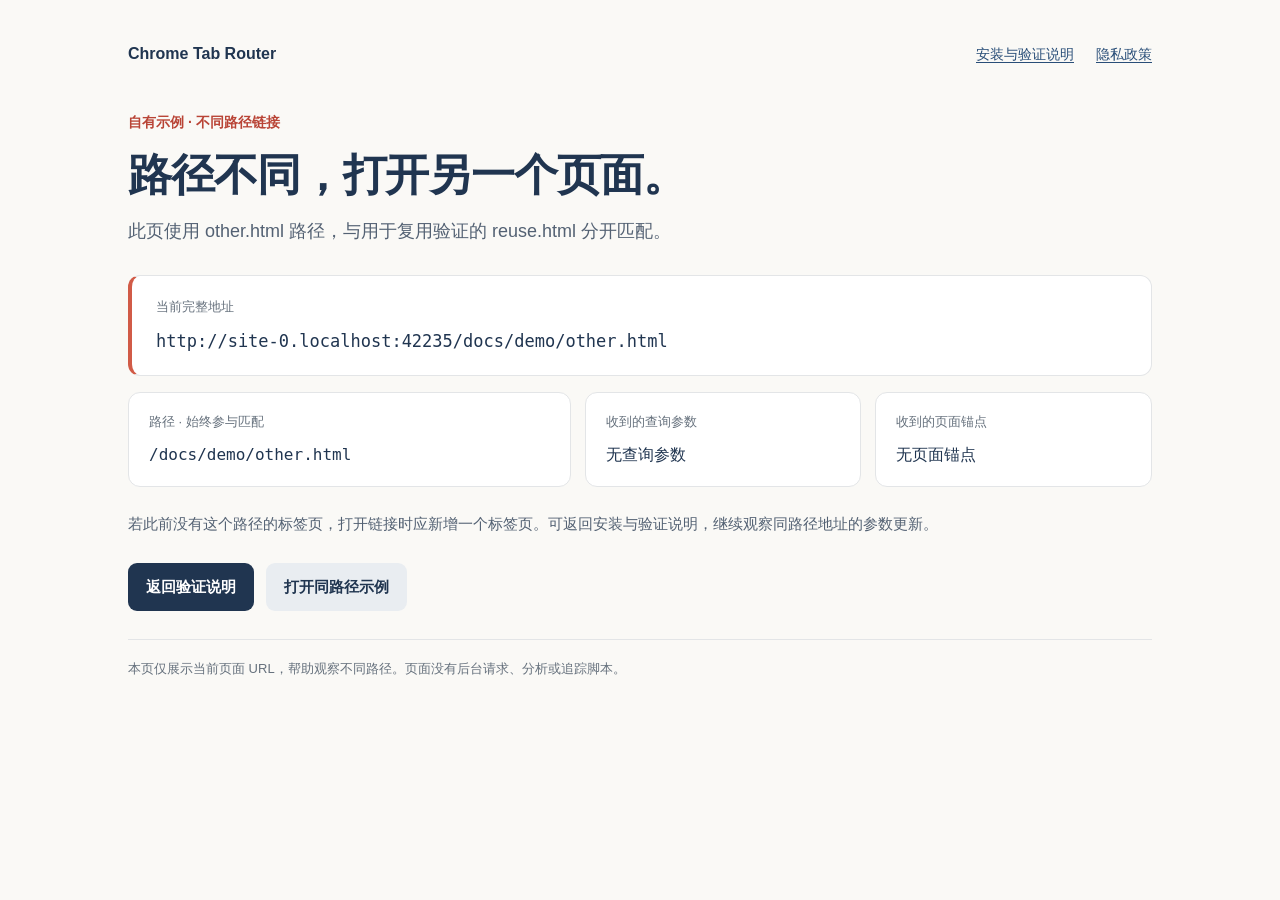
<file: docs/demo/other.html>
<!doctype html>
<html lang="zh-CN">
<head>
  <meta charset="utf-8">
  <meta name="viewport" content="width=device-width, initial-scale=1">
  <meta name="description" content="Chrome Tab Router 自有示例：不同路径没有已有匹配标签页时，会新开一个标签页。">
  <title>不同路径链接 · Chrome Tab Router</title>
  <style>
    :root { color-scheme: light; --ink: #203550; --muted: #66717d; --line: #e3e5e7; --paper: #faf9f6; }
    * { box-sizing: border-box; }
    body { margin: 0; background: var(--paper); color: var(--ink); font: 16px/1.75 -apple-system, BlinkMacSystemFont, "Segoe UI", sans-serif; }
    main { width: min(100% - 48px, 1024px); margin: 0 auto; padding: 40px 0 44px; }
    nav { display: flex; align-items: center; flex-wrap: wrap; gap: 22px; margin-bottom: 42px; font-size: 14px; }
    nav strong { margin-right: auto; font-size: 16px; }
    a { color: #294e78; text-underline-offset: 3px; }
    a:hover { color: #b94436; }
    .eyebrow { color: #b94436; font-size: 14px; font-weight: 650; margin: 0 0 12px; }
    h1 { font-size: clamp(30px, 4vw, 44px); line-height: 1.25; letter-spacing: -.025em; margin: 0 0 14px; }
    .lead { color: #536173; font-size: 18px; margin: 0 0 28px; }
    .address { background: #fff; border: 1px solid var(--line); border-left: 4px solid #d15b47; border-radius: 12px; padding: 20px 24px; }
    .label { display: block; color: var(--muted); font-size: 13px; margin-bottom: 8px; }
    .value { font: 17px/1.65 ui-monospace, SFMono-Regular, Menlo, monospace; overflow-wrap: anywhere; }
    .details { display: grid; grid-template-columns: 1.6fr 1fr 1fr; gap: 14px; margin: 16px 0 24px; }
    .detail { border: 1px solid var(--line); background: #fff; border-radius: 12px; padding: 18px 20px; }
    .detail .value { font-size: 16px; }
    .actions { display: flex; flex-wrap: wrap; gap: 12px; margin: 26px 0 22px; }
    .button { display: inline-block; padding: 11px 18px; border-radius: 9px; color: #fff; background: var(--ink); text-decoration: none; font-weight: 600; font-size: 15px; }
    .button:hover { color: #fff; background: #355271; }
    .button.secondary { background: #e9edf1; color: var(--ink); }
    .instructions { font-size: 15px; color: #536173; margin: 0; }
    footer { border-top: 1px solid var(--line); padding-top: 18px; margin-top: 28px; color: var(--muted); font-size: 13px; }
    @media (max-width: 640px) { main { width: min(100% - 32px, 1024px); padding-top: 26px; } nav { margin-bottom: 30px; } nav strong { width: 100%; } .details { grid-template-columns: 1fr; } .value { font-size: 14px; } }
  </style>
</head>
<body>
  <main>
    <nav aria-label="示例页面导航">
      <strong>Chrome Tab Router</strong>
      <a href="../index.html#verify">安装与验证说明</a>
      <a href="../privacy.html">隐私政策</a>
    </nav>
    <p class="eyebrow">自有示例 · 不同路径链接</p>
    <h1>路径不同，打开另一个页面。</h1>
    <p class="lead">此页使用 other.html 路径，与用于复用验证的 reuse.html 分开匹配。</p>
    <section class="address" aria-label="当前完整网址">
      <span class="label">当前完整地址</span>
      <div class="value" id="current-url">正在显示当前地址…</div>
    </section>
    <div class="details">
      <section class="detail" aria-label="路径">
        <span class="label">路径 · 始终参与匹配</span>
        <div class="value" id="current-path">demo/other.html</div>
      </section>
      <section class="detail" aria-label="查询参数">
        <span class="label">收到的查询参数</span>
        <div class="value" id="current-query">正在读取…</div>
      </section>
      <section class="detail" aria-label="页面锚点">
        <span class="label">收到的页面锚点</span>
        <div class="value" id="current-fragment">正在读取…</div>
      </section>
    </div>
    <p class="instructions">若此前没有这个路径的标签页，打开链接时应新增一个标签页。可返回安装与验证说明，继续观察同路径地址的参数更新。</p>
    <div class="actions">
      <a class="button" href="../index.html#verify">返回验证说明</a>
      <a class="button secondary" href="reuse.html?id=2#second" target="_blank" rel="noopener">打开同路径示例</a>
    </div>
    <footer>本页仅展示当前页面 URL，帮助观察不同路径。页面没有后台请求、分析或追踪脚本。</footer>
  </main>
  <script src="url-display.js"></script>
</body>
</html>
</file>
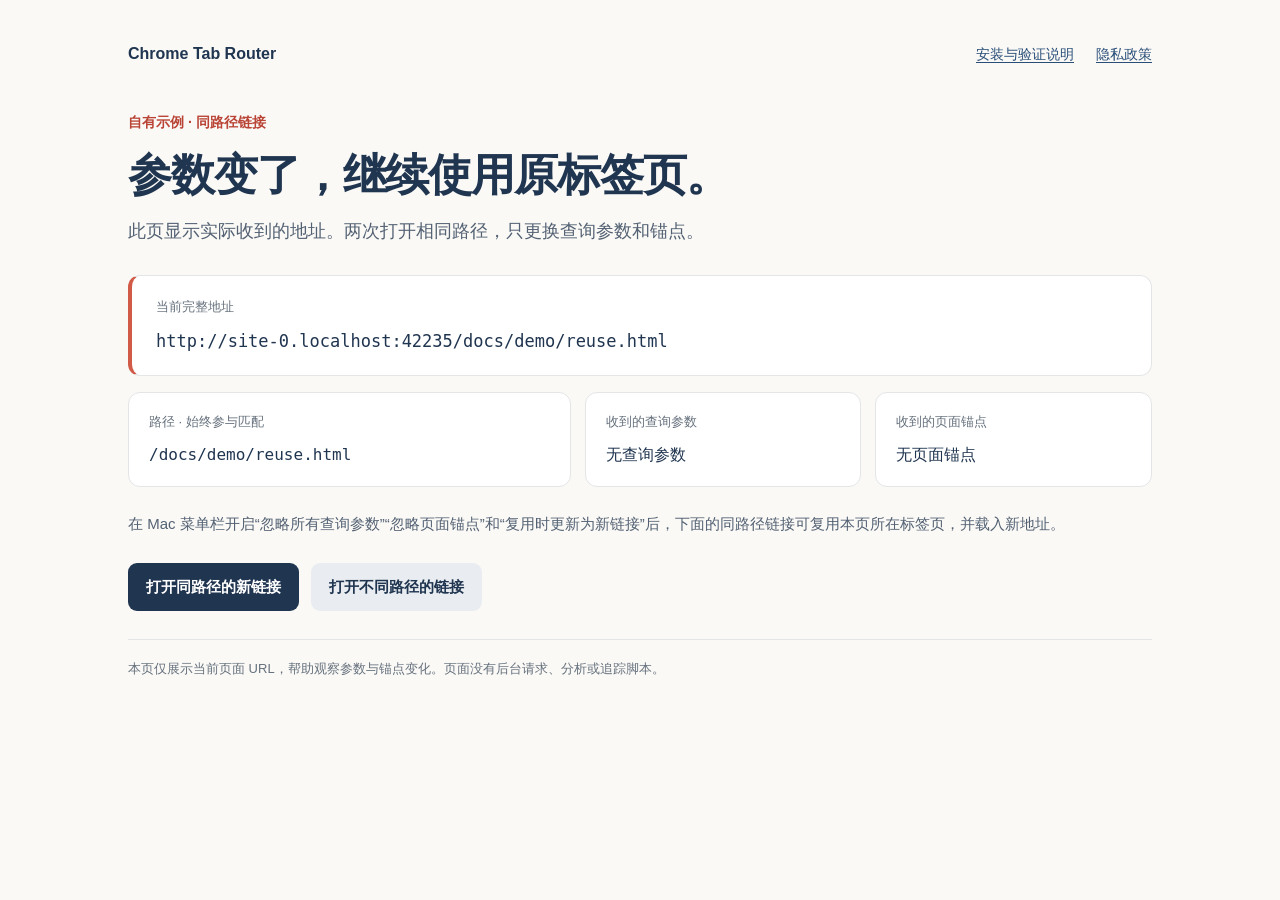
<file: docs/demo/reuse.html>
<!doctype html>
<html lang="zh-CN">
<head>
  <meta charset="utf-8">
  <meta name="viewport" content="width=device-width, initial-scale=1">
  <meta name="description" content="Chrome Tab Router 自有示例：同一路径的参数和锚点变化可复用原标签页。">
  <title>同路径链接 · Chrome Tab Router</title>
  <style>
    :root { color-scheme: light; --ink: #203550; --muted: #66717d; --line: #e3e5e7; --paper: #faf9f6; }
    * { box-sizing: border-box; }
    body { margin: 0; background: var(--paper); color: var(--ink); font: 16px/1.75 -apple-system, BlinkMacSystemFont, "Segoe UI", sans-serif; }
    main { width: min(100% - 48px, 1024px); margin: 0 auto; padding: 40px 0 44px; }
    nav { display: flex; align-items: center; flex-wrap: wrap; gap: 22px; margin-bottom: 42px; font-size: 14px; }
    nav strong { margin-right: auto; font-size: 16px; }
    a { color: #294e78; text-underline-offset: 3px; }
    a:hover { color: #b94436; }
    .eyebrow { color: #b94436; font-size: 14px; font-weight: 650; margin: 0 0 12px; }
    h1 { font-size: clamp(30px, 4vw, 44px); line-height: 1.25; letter-spacing: -.025em; margin: 0 0 14px; }
    .lead { color: #536173; font-size: 18px; margin: 0 0 28px; }
    .address { background: #fff; border: 1px solid var(--line); border-left: 4px solid #d15b47; border-radius: 12px; padding: 20px 24px; }
    .label { display: block; color: var(--muted); font-size: 13px; margin-bottom: 8px; }
    .value { font: 17px/1.65 ui-monospace, SFMono-Regular, Menlo, monospace; overflow-wrap: anywhere; }
    .details { display: grid; grid-template-columns: 1.6fr 1fr 1fr; gap: 14px; margin: 16px 0 24px; }
    .detail { border: 1px solid var(--line); background: #fff; border-radius: 12px; padding: 18px 20px; }
    .detail .value { font-size: 16px; }
    .actions { display: flex; flex-wrap: wrap; gap: 12px; margin: 26px 0 22px; }
    .button { display: inline-block; padding: 11px 18px; border-radius: 9px; color: #fff; background: var(--ink); text-decoration: none; font-weight: 600; font-size: 15px; }
    .button:hover { color: #fff; background: #355271; }
    .button.secondary { background: #e9edf1; color: var(--ink); }
    .instructions { font-size: 15px; color: #536173; margin: 0; }
    footer { border-top: 1px solid var(--line); padding-top: 18px; margin-top: 28px; color: var(--muted); font-size: 13px; }
    @media (max-width: 640px) { main { width: min(100% - 32px, 1024px); padding-top: 26px; } nav { margin-bottom: 30px; } nav strong { width: 100%; } .details { grid-template-columns: 1fr; } .value { font-size: 14px; } }
  </style>
</head>
<body>
  <main>
    <nav aria-label="示例页面导航">
      <strong>Chrome Tab Router</strong>
      <a href="../index.html#verify">安装与验证说明</a>
      <a href="../privacy.html">隐私政策</a>
    </nav>
    <p class="eyebrow">自有示例 · 同路径链接</p>
    <h1>参数变了，继续使用原标签页。</h1>
    <p class="lead">此页显示实际收到的地址。两次打开相同路径，只更换查询参数和锚点。</p>
    <section class="address" aria-label="当前完整网址">
      <span class="label">当前完整地址</span>
      <div class="value" id="current-url">正在显示当前地址…</div>
    </section>
    <div class="details">
      <section class="detail" aria-label="路径">
        <span class="label">路径 · 始终参与匹配</span>
        <div class="value" id="current-path">demo/reuse.html</div>
      </section>
      <section class="detail" aria-label="查询参数">
        <span class="label">收到的查询参数</span>
        <div class="value" id="current-query">正在读取…</div>
      </section>
      <section class="detail" aria-label="页面锚点">
        <span class="label">收到的页面锚点</span>
        <div class="value" id="current-fragment">正在读取…</div>
      </section>
    </div>
    <p class="instructions">在 Mac 菜单栏开启“忽略所有查询参数”“忽略页面锚点”和“复用时更新为新链接”后，下面的同路径链接可复用本页所在标签页，并载入新地址。</p>
    <div class="actions">
      <a class="button" href="reuse.html?id=2#second" target="_blank" rel="noopener">打开同路径的新链接</a>
      <a class="button secondary" href="other.html?id=3" target="_blank" rel="noopener">打开不同路径的链接</a>
    </div>
    <footer>本页仅展示当前页面 URL，帮助观察参数与锚点变化。页面没有后台请求、分析或追踪脚本。</footer>
  </main>
  <script src="url-display.js"></script>
</body>
</html>
</file>
<file: docs/assets/site.css>
:root {
  color-scheme: light;
  --ink: #213650;
  --body: #55677a;
  --muted: #66717d;
  --accent: #b34f40;
  --line: #e3e8ec;
  --paper: #fcfcfa;
  --soft: #f1f5f8;
  --radius: 18px;
}
* { box-sizing: border-box; }
html { scroll-behavior: smooth; scroll-padding-top: 100px; }
body { margin: 0; color: var(--ink); background: var(--paper); font: 16px/1.75 -apple-system, BlinkMacSystemFont, "Segoe UI", "PingFang SC", sans-serif; -webkit-font-smoothing: antialiased; }
a { color: #345979; text-decoration-thickness: 1px; text-underline-offset: 4px; }
a:hover { color: var(--accent); }
a:focus-visible, summary:focus-visible { outline: 3px solid #d68676; outline-offset: 5px; border-radius: 4px; }
img { display: block; max-width: 100%; height: auto; }
svg { flex-shrink: 0; }
h1, h2, h3, p, figure { margin: 0; }
h1, h2, h3 { text-wrap: balance; }
ul, ol { margin-top: 0; }
code { font: .85em/1.6 ui-monospace, SFMono-Regular, Menlo, monospace; padding: 3px 6px; background: #eef2f5; border-radius: 5px; overflow-wrap: anywhere; }
.container { width: min(100% - 64px, 1152px); margin-inline: auto; }
.skip-link { position: absolute; z-index: 20; top: -80px; left: 24px; padding: 10px 18px; color: white; background: var(--ink); }
.skip-link:focus { top: 12px; }
.site-header { position: sticky; top: 0; z-index: 10; background: rgb(252 252 250 / 96%); border-bottom: 1px solid var(--line); backdrop-filter: blur(12px); }
.header-inner { min-height: 80px; display: flex; justify-content: space-between; align-items: center; gap: 24px; }
.brand { display: inline-flex; align-items: center; gap: 11px; color: var(--ink); text-decoration: none; font-size: 19px; font-weight: 650; white-space: nowrap; letter-spacing: -.025em; }
.brand img { width: 42px; height: 42px; }
.main-nav { display: flex; align-items: center; gap: 25px; font-size: 14px; }
.main-nav a { color: var(--body); text-decoration: none; }
.main-nav a:hover { color: var(--accent); }
.button { display: inline-flex; align-items: center; justify-content: center; gap: 9px; min-height: 48px; padding: 12px 20px; color: #fff; background: var(--ink); border: 1px solid var(--ink); border-radius: 10px; text-decoration: none; font-size: 15px; font-weight: 600; line-height: 1.4; }
.button:hover { background: #34516f; border-color: #34516f; color: #fff; }
.button.secondary { color: var(--ink); background: transparent; border-color: #d8e0e7; }
.button.secondary:hover { color: var(--ink); border-color: #a4b4c4; background: #f1f5f8; }
.button.small { min-height: 40px; padding: 9px 15px; font-size: 13px; }
.button svg { width: 17px; height: 17px; }
.hero { display: grid; grid-template-columns: 1.1fr .9fr; align-items: center; gap: 68px; padding-top: 66px; padding-bottom: 78px; }
.eyebrow { display: flex; align-items: center; gap: 9px; color: var(--accent); font-size: 13px; font-weight: 600; letter-spacing: .025em; }
.eyebrow::before { content: ""; width: 18px; height: 2px; background: currentColor; }
.hero h1 { font-size: clamp(44px, 4.8vw, 64px); line-height: 1.2; letter-spacing: -.055em; font-weight: 650; margin: 23px 0; }
.hero-description { max-width: 510px; font-size: 19px; line-height: 1.85; color: var(--body); }
.hero-actions { display: flex; flex-wrap: wrap; gap: 12px; margin-top: 29px; }
.compatibility { margin-top: 17px; font-size: 13px; color: var(--muted); }
.preview-note { margin-top: 13px; max-width: 490px; font-size: 13px; line-height: 1.7; color: var(--muted); }
.hero-links { display: flex; gap: 21px; flex-wrap: wrap; margin-top: 24px; font-size: 14px; }
.hero-visual { align-self: stretch; display: flex; flex-direction: column; justify-content: center; align-items: center; gap: 14px; }
.menu-stage { width: 100%; min-height: 542px; display: flex; align-items: center; justify-content: center; border: 1px solid #e5e9ed; border-radius: 25px; padding: 20px 28px; background: linear-gradient(145deg, #fbfcfc, #f0f4f7); }
.menu-stage img { max-height: 508px; width: auto; max-width: 100%; object-fit: contain; box-shadow: 0 12px 32px rgb(37 53 72 / 8%); }
figcaption { font-size: 12px; line-height: 1.6; color: var(--muted); }
.section { padding: 76px 0; border-top: 1px solid var(--line); }
.section-heading { display: flex; justify-content: space-between; gap: 32px; align-items: end; margin-bottom: 33px; }
.section-heading h2 { max-width: 670px; margin-top: 15px; font-size: clamp(27px, 3vw, 36px); line-height: 1.4; letter-spacing: -.035em; font-weight: 650; }
.section-heading > p { max-width: 350px; font-size: 15px; color: var(--body); }
.behavior-row { display: grid; grid-template-columns: 1fr 1fr; gap: 28px; }
.behavior { display: grid; grid-template-columns: 38px 1fr; gap: 17px; }
.behavior svg { width: 36px; height: 36px; color: #5c7895; }
.behavior h3 { font-size: 20px; margin-bottom: 9px; font-weight: 600; }
.behavior p { font-size: 15px; color: var(--body); }
.feature-gallery { display: grid; grid-template-columns: 1fr 1fr; gap: 25px; margin-top: 40px; }
.feature-panel { overflow: hidden; border: 1px solid var(--line); border-radius: var(--radius); background: white; }
.feature-image { display: block; background: #fafbfb; }
.feature-image img { width: 100%; aspect-ratio: 8/5; object-fit: contain; }
.feature-copy { padding: 23px 25px 25px; border-top: 1px solid var(--line); }
.feature-copy h3 { font-size: 19px; margin-bottom: 10px; font-weight: 600; }
.feature-copy p { font-size: 14px; color: var(--body); }
.feature-copy .caption-note { font-size: 12px; color: var(--muted); margin-top: 13px; }
.parameter-example { display: grid; grid-template-columns: 1fr 1.05fr; gap: 40px; align-items: center; padding: 31px 35px; margin-top: 29px; border-radius: var(--radius); background: #edf2f6; }
.parameter-example h3 { font-size: 18px; margin-bottom: 8px; font-weight: 600; }
.parameter-example p { font-size: 14px; color: var(--body); }
.example-code { display: flex; flex-wrap: wrap; align-items: center; gap: 11px; font-size: 16px; }
.example-code code { background: white; padding: 9px 12px; border: 1px solid #dee6ec; }
.example-code span { color: var(--accent); }
.example-label { display: block; margin-top: 8px; font-size: 12px; color: var(--muted); }
.install-layout { display: grid; grid-template-columns: 300px 1fr; gap: 66px; align-items: start; }
.install-summary h2 { margin: 15px 0 18px; font-size: 34px; line-height: 1.4; letter-spacing: -.035em; font-weight: 650; }
.install-summary p { font-size: 15px; color: var(--body); }
.install-summary .button { width: 100%; margin-top: 24px; }
.store-note { padding-top: 23px; margin-top: 25px; border-top: 1px solid var(--line); }
.store-note p { font-size: 13px; color: var(--muted); }
.store-note a { display: inline-block; margin-top: 9px; font-size: 13px; }
.steps { list-style: none; counter-reset: install; padding: 0; margin: 0; }
.steps li { position: relative; counter-increment: install; padding: 0 0 27px 59px; margin-bottom: 23px; border-bottom: 1px solid var(--line); }
.steps li:last-child { margin-bottom: 0; padding-bottom: 0; border-bottom: 0; }
.steps li::before { content: counter(install, decimal-leading-zero); position: absolute; left: 0; top: 0; color: #5b7188; font-size: 16px; font-weight: 550; }
.steps h3 { font-size: 19px; margin-bottom: 9px; font-weight: 600; }
.steps p { color: var(--body); font-size: 15px; }
.steps p + p { margin-top: 11px; }
.steps .fine { font-size: 13px; color: var(--muted); }
.verify-section { background: #f1f5f8; }
.verify-setup { max-width: 880px; margin-bottom: 27px; font-size: 15px; color: var(--body); }
.verify-grid { display: grid; grid-template-columns: repeat(3, 1fr); gap: 19px; }
.verify-card { display: flex; flex-direction: column; border: 1px solid #dde5ec; border-radius: var(--radius); padding: 26px; background: white; }
.verify-card h3 { font-size: 18px; font-weight: 600; margin-bottom: 13px; }
.verify-card p { font-size: 14px; color: var(--body); margin-bottom: 25px; }
.verify-card .step-number { font-size: 12px; color: var(--accent); font-weight: 600; letter-spacing: .06em; margin-bottom: 18px; }
.verify-card .button { margin-top: auto; font-size: 14px; min-height: 43px; }
.verify-note { max-width: 900px; font-size: 13px; color: var(--muted); margin-top: 23px; }
.faq-layout { display: grid; grid-template-columns: 300px 1fr; gap: 66px; }
.faq-title h2 { font-size: 34px; line-height: 1.4; font-weight: 650; letter-spacing: -.035em; margin-top: 15px; }
.faq-title p { color: var(--body); font-size: 15px; margin-top: 16px; }
.faq-title a { display: inline-block; margin-top: 16px; font-size: 14px; }
.faq-list { border-top: 1px solid var(--line); }
details { border-bottom: 1px solid var(--line); }
summary { display: flex; align-items: center; justify-content: space-between; gap: 22px; cursor: pointer; list-style: none; padding: 20px 0; font-size: 17px; font-weight: 550; }
summary::-webkit-details-marker { display: none; }
summary::after { content: "+"; color: #7d8da0; font-size: 23px; font-weight: 400; }
details[open] summary::after { content: "−"; }
details p { padding-bottom: 21px; padding-right: 36px; color: var(--body); font-size: 15px; }
.privacy-strip { display: flex; justify-content: space-between; align-items: center; gap: 30px; border: 1px solid var(--line); border-radius: var(--radius); padding: 31px 35px; margin-top: 45px; background: #fff; }
.privacy-strip h3 { font-size: 19px; font-weight: 600; margin-bottom: 8px; }
.privacy-strip p { font-size: 14px; color: var(--body); max-width: 790px; }
.privacy-strip a { flex-shrink: 0; font-size: 14px; }
.download-band { background: var(--ink); padding: 56px 0; color: #fff; }
.download-inner { display: flex; justify-content: space-between; align-items: center; gap: 36px; }
.download-inner h2 { font-size: 29px; font-weight: 600; line-height: 1.5; letter-spacing: -.025em; }
.download-inner p { color: #b7c4d2; font-size: 14px; margin-top: 7px; }
.download-inner .button { background: #fff; border-color: #fff; color: var(--ink); }
.download-inner .button:hover { background: #eaf0f5; border-color: #eaf0f5; }
.site-footer { padding: 29px 0 35px; border-top: 1px solid var(--line); }
.footer-inner { display: flex; justify-content: space-between; gap: 24px; align-items: center; font-size: 13px; color: var(--muted); }
.footer-links { display: flex; flex-wrap: wrap; gap: 22px; }
.footer-links a { color: var(--muted); text-decoration: none; }
.footer-links a:hover { color: var(--accent); }
.policy-main { width: min(100% - 64px, 840px); margin: 0 auto; padding: 66px 0 76px; }
.policy-main h1 { margin: 15px 0 21px; font-size: clamp(36px, 5vw, 48px); line-height: 1.35; letter-spacing: -.04em; font-weight: 650; }
.policy-meta { font-size: 14px; color: var(--muted); margin-bottom: 27px; }
.policy-note { border-left: 3px solid var(--accent); background: #f2f5f7; border-radius: 0 10px 10px 0; padding: 20px 24px; color: var(--body); margin-bottom: 38px; font-size: 15px; }
.policy-toc { display: flex; flex-wrap: wrap; gap: 8px 18px; padding: 20px 0; border-top: 1px solid var(--line); border-bottom: 1px solid var(--line); margin-bottom: 34px; font-size: 13px; }
.policy-main section { margin-top: 33px; scroll-margin-top: 108px; }
.policy-main section h2 { font-size: 22px; line-height: 1.5; font-weight: 600; margin-bottom: 13px; }
.policy-main section p { font-size: 15px; color: var(--body); line-height: 1.95; margin-bottom: 17px; }
.policy-contact { border-top: 1px solid var(--line); margin-top: 39px; padding-top: 23px; font-size: 14px; color: var(--muted); }
@media (max-width: 1040px) {
  .container { width: min(100% - 48px, 1152px); }
  .main-nav { gap: 18px; }
  .hero { gap: 40px; padding-top: 46px; }
  .hero h1 { font-size: 51px; }
  .menu-stage { min-height: 488px; padding: 20px; }
  .menu-stage img { max-height: 452px; }
  .install-layout, .faq-layout { grid-template-columns: 255px 1fr; gap: 42px; }
  .parameter-example { gap: 22px; padding: 27px; }
  .verify-card { padding: 23px; }
}
@media (max-width: 760px) {
  html { scroll-padding-top: 85px; }
  .header-inner { min-height: 72px; gap: 12px; }
  .main-nav { display: none; }
  .hero { grid-template-columns: 1fr; gap: 35px; padding: 43px 0 53px; }
  .hero h1 { font-size: clamp(40px, 8vw, 57px); }
  .hero-description { max-width: 570px; font-size: 17px; }
  .hero-visual { width: 100%; max-width: 430px; justify-self: center; }
  .menu-stage { min-height: 480px; }
  .menu-stage img { max-height: 446px; }
  .section { padding: 51px 0; }
  .section-heading { display: block; margin-bottom: 27px; }
  .section-heading > p { max-width: 100%; margin-top: 17px; }
  .behavior-row { gap: 25px; }
  .behavior { grid-template-columns: 29px 1fr; gap: 12px; }
  .behavior svg { width: 27px; height: 27px; }
  .behavior h3 { font-size: 18px; }
  .feature-gallery { grid-template-columns: 1fr; gap: 24px; }
  .parameter-example { grid-template-columns: 1fr; gap: 21px; }
  .install-layout, .faq-layout { grid-template-columns: 1fr; gap: 34px; }
  .install-summary .button { width: auto; }
  .store-note { max-width: 560px; }
  .steps li { padding-left: 43px; }
  .verify-grid { grid-template-columns: 1fr; gap: 16px; }
  .verify-card p { margin-bottom: 20px; }
  .privacy-strip { display: block; padding: 25px; margin-top: 34px; }
  .privacy-strip a { display: inline-block; margin-top: 17px; }
  .download-inner { display: block; }
  .download-inner .button { margin-top: 22px; }
  .footer-inner { flex-direction: column; align-items: start; gap: 15px; }
  .policy-main { width: min(100% - 48px, 840px); padding-top: 43px; }
}
@media (max-width: 480px) {
  .container { width: calc(100% - 36px); }
  .brand { font-size: 15px; gap: 8px; }
  .brand img { width: 34px; height: 34px; }
  .header-inner .button { min-height: 37px; font-size: 12px; padding: 8px 11px; }
  .hero-actions { gap: 10px; }
  .hero-actions .button { width: 100%; }
  .hero h1 { letter-spacing: -.045em; }
  .hero-links { font-size: 13px; gap: 19px; }
  .menu-stage { min-height: 438px; padding: 18px; }
  .menu-stage img { max-height: 402px; }
  .behavior-row { grid-template-columns: 1fr; }
  .feature-copy { padding: 20px; }
  .parameter-example { padding: 23px; }
  .example-code { gap: 7px; font-size: 14px; }
  .example-code code { padding: 8px 10px; }
  .steps li { padding-left: 35px; }
  .verify-card { padding: 23px; }
  summary { font-size: 16px; gap: 14px; }
  details p { padding-right: 0; }
  .download-inner h2 { font-size: 25px; }
  .download-inner .button { width: 100%; }
  .policy-main { width: calc(100% - 36px); }
  .policy-note { padding: 17px 19px; }
  .policy-toc { gap: 9px 15px; }
}
@media (prefers-reduced-motion: reduce) { html { scroll-behavior: auto; } }
</file>
